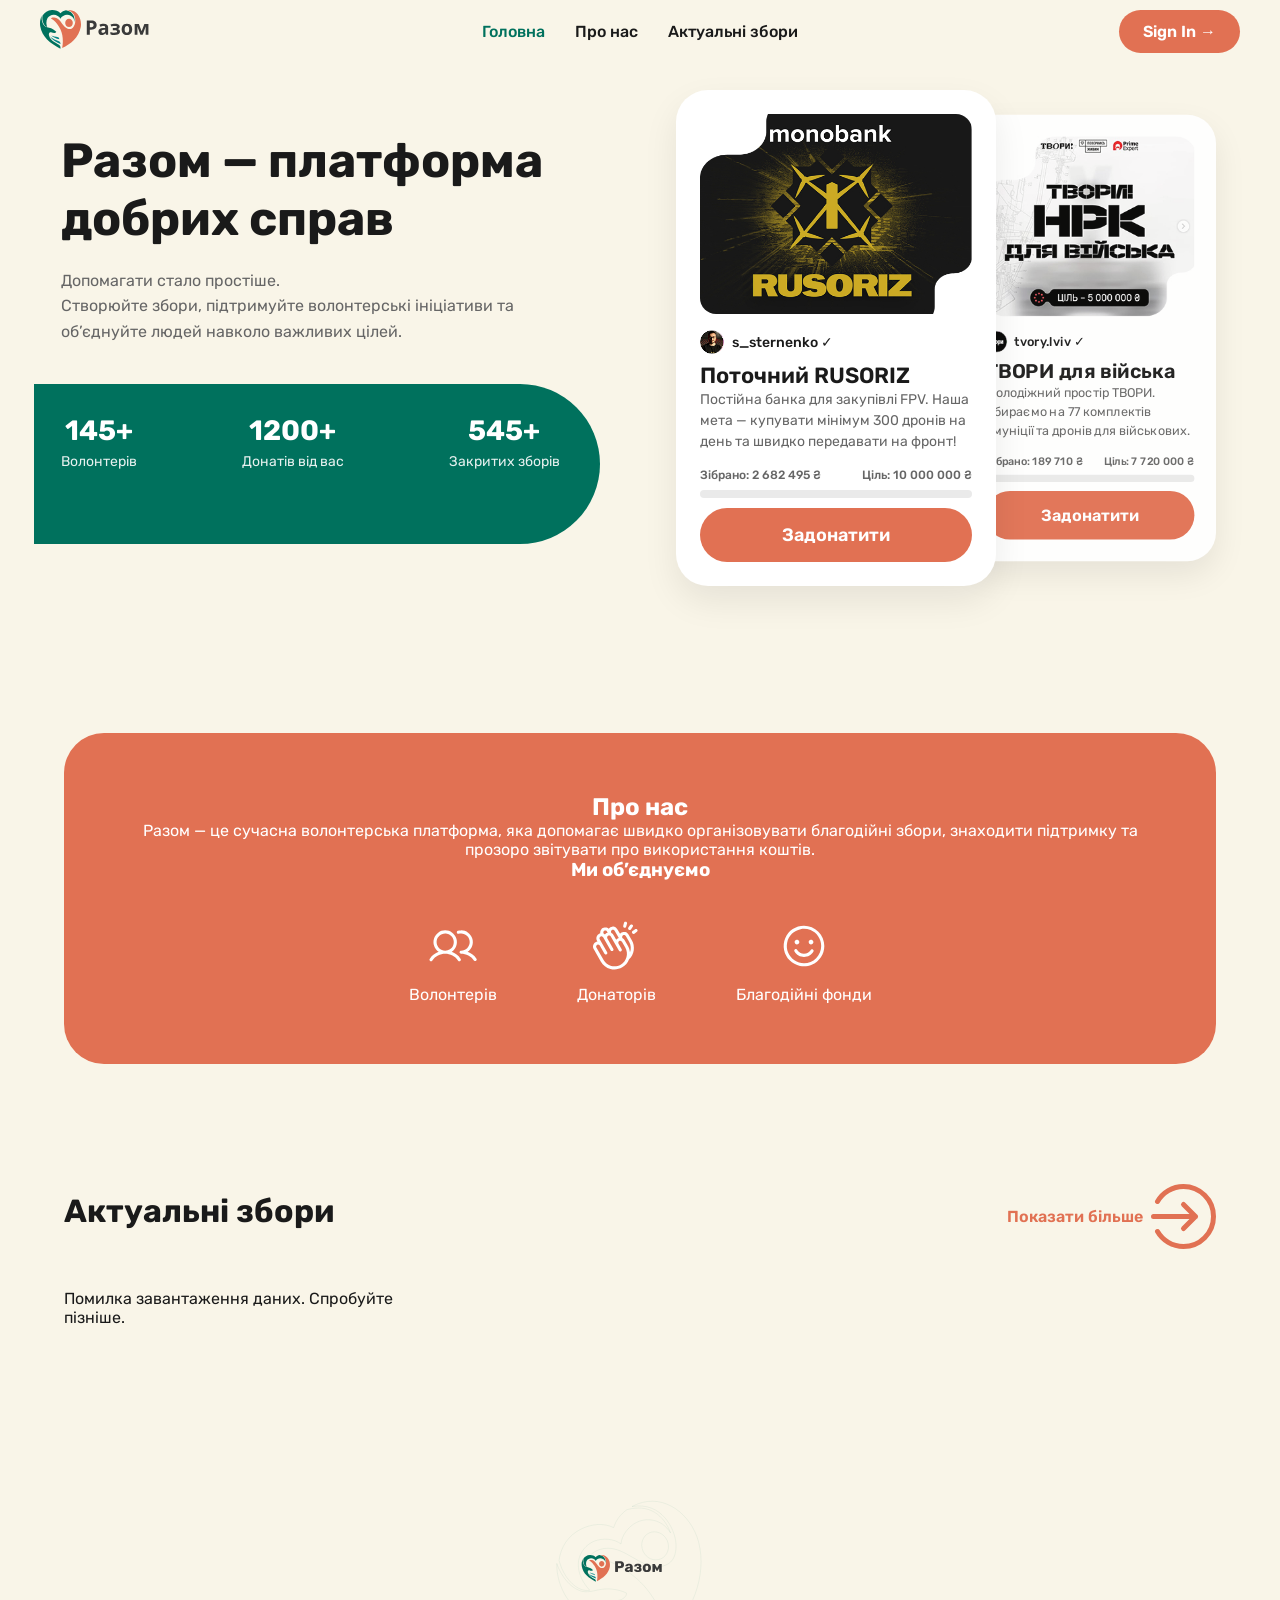
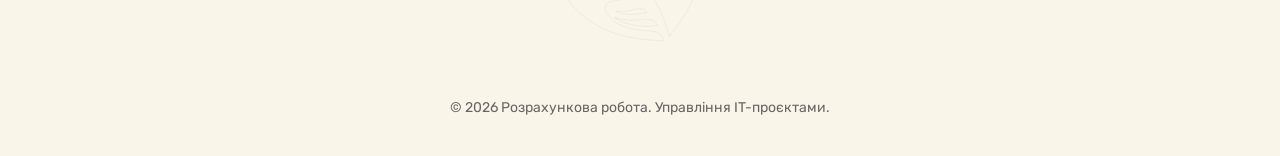
<file: frontend/public/index.html>
<!DOCTYPE html>
<html lang="uk">

<head>
    <meta charset="UTF-8">
    <meta name="viewport" content="width=device-width, initial-scale=1.0">
    <title>Разом — платформа добрих справ</title>
    <link href="https://fonts.googleapis.com/css2?family=Rubik:wght@400;500;600;700&display=swap" rel="stylesheet">
    <link rel="stylesheet" href="style.css">
    <link rel="icon" type="image/svg+xml" href="images/icon.svg">
    <script>
        !function (t, e) { var o, n, p, r; e.__SV || (window.posthog && window.posthog.__loaded) || (window.posthog = e, e._i = [], e.init = function (i, s, a) { function g(t, e) { var o = e.split("."); 2 == o.length && (t = t[o[0]], e = o[1]), t[e] = function () { t.push([e].concat(Array.prototype.slice.call(arguments, 0))) } } (p = t.createElement("script")).type = "text/javascript", p.crossOrigin = "anonymous", p.async = !0, p.src = s.api_host.replace(".i.posthog.com", "-assets.i.posthog.com") + "/static/array.js", (r = t.getElementsByTagName("script")[0]).parentNode.insertBefore(p, r); var u = e; for (void 0 !== a ? u = e[a] = [] : a = "posthog", u.people = u.people || [], u.toString = function (t) { var e = "posthog"; return "posthog" !== a && (e += "." + a), t || (e += " (stub)"), e }, u.people.toString = function () { return u.toString(1) + ".people (stub)" }, o = "Mi Ri init Vi Gi Rr Wi Ji Bi capture calculateEventProperties tn register register_once register_for_session unregister unregister_for_session an getFeatureFlag getFeatureFlagPayload getFeatureFlagResult isFeatureEnabled reloadFeatureFlags updateFlags updateEarlyAccessFeatureEnrollment getEarlyAccessFeatures on onFeatureFlags onSurveysLoaded onSessionId getSurveys getActiveMatchingSurveys renderSurvey displaySurvey cancelPendingSurvey canRenderSurvey canRenderSurveyAsync un identify setPersonProperties group resetGroups setPersonPropertiesForFlags resetPersonPropertiesForFlags setGroupPropertiesForFlags resetGroupPropertiesForFlags reset setIdentity clearIdentity get_distinct_id getGroups get_session_id get_session_replay_url alias set_config startSessionRecording stopSessionRecording sessionRecordingStarted captureException addExceptionStep captureLog startExceptionAutocapture stopExceptionAutocapture loadToolbar get_property getSessionProperty nn Xi createPersonProfile setInternalOrTestUser sn Hi cn opt_in_capturing opt_out_capturing has_opted_in_capturing has_opted_out_capturing get_explicit_consent_status is_capturing clear_opt_in_out_capturing Ki debug Lr rn getPageViewId captureTraceFeedback captureTraceMetric Di".split(" "), n = 0; n < o.length; n++)g(u, o[n]); e._i.push([i, s, a]) }, e.__SV = 1) }(document, window.posthog || []);
        posthog.init('phc_pBx35iQdyLLTThEyZv5YFtBoBd6LaiBGBxvFCyLkyfco', {
            api_host: 'https://eu.i.posthog.com',
            defaults: '2026-01-30',
            person_profiles: 'identified_only', // or 'always' to create profiles for anonymous users as well
        })
    </script>
    <script src="https://js-de.sentry-cdn.com/c183584a7b00b61d4399347e031f796a.min.js" crossorigin="anonymous"></script>
</head>

<body>

    <header class="header">
        <div class="logo">
            <a href="#"><img src="images/logo.svg" alt="Разом"></a>
        </div>
        <nav class="menu">
            <a href="#hero" class="active">Головна</a>
            <a href="#about">Про нас</a>
            <a href="#donations">Актуальні збори</a>
        </nav>
        <div class="burger-btn" id="burger-btn">
            <span></span>
            <span></span>
            <span></span>
        </div>
        <div class="auth">
            <a href="login.html" class="btn btn-primary" id="login-btn">Sign In &rarr;</a>
        
            <div class="user-menu-container hidden" id="user-menu-container">
                <button class="user-icon-btn" id="user-icon-btn">
                    <img src="images/user.svg" alt="Профіль" class="header-avatar">
                </button>
            
                <div class="user-dropdown hidden" id="user-dropdown">
                    <a href="profile.html" class="dropdown-item">Мій профіль</a>
                    <button class="dropdown-item" id="logout-btn" style="width: 100%; text-align: left;">Вийти</button>
                </div>
            </div>
        </div>
        
    </header>

    <section class="hero">
        <div class="hero-left">
            <h1>Разом — платформа<br>добрих справ</h1>
            <p>Допомагати стало простіше.<br>Створюйте збори, підтримуйте волонтерські ініціативи та об’єднуйте людей
                навколо важливих цілей.</p>

            <div class="stats-shape">
                <div class="stat-item">
                    <h3>145+</h3>
                    <p>Волонтерів</p>
                </div>
                <div class="stat-item">
                    <h3>1200+</h3>
                    <p>Донатів від вас</p>
                </div>
                <div class="stat-item">
                    <h3>545+</h3>
                    <p>Закритих зборів</p>
                </div>
            </div>
        </div>

        <div class="hero-right">
            <div class="card big-card">
                <div class="card-image-wrapper">
                    <img src="images/photo1.jpg" alt="Фото збору" class="card-image">
                </div>
                <div class="card-info">
                    <div class="author">
                        <img src="images/avatar1.jpg" alt="Аватар 1" class="author-avatar">
                        <span class="author-name">s_sternenko ✓</span>
                    </div>
                    <h3>Поточний RUSORIZ</h3>
                    <p class="description">Постійна банка для закупівлі FPV. Наша мета — купувати мінімум 300 дронів на
                        день
                        та швидко передавати на фронт!</p>
                    <div class="progress-container">
                        <div class="progress-labels">
                            <span>Зібрано: 2 682 495 ₴</span>
                            <span>Ціль: 10 000 000 ₴</span>
                        </div>
                        <div class="progress-bar">
                            <div class="progress-fill" data-target="26%"></div>
                        </div>
                    </div>
                    <a href="https://send.monobank.ua/jar/2JbpBYkhMv?utm_source=ig&utm_medium=social&utm_content=link_in_bio&fbclid=PAZXh0bgNhZW0CMTEAc3J0YwZhcHBfaWQMMjU2MjgxMDQwNTU4AAGn4eOdLjkvxUuBUbzm1BHJlhGBxrEr1eFqAl2uYwSyXSXGmxqVHQppQiGuSms_aem_38VHq7GGmPe1m0nXVLl8tw"
                        target="_blank" rel="noopener noreferrer" class="btn btn-primary btn-full">Задонатити</a>
                </div>
            </div>

            <div class="card small-card">
                <div class="card-image-wrapper">
                    <img src="images/photo2.jpg" alt="Фото збору" class="card-image">
                </div>
                <div class="card-info">
                    <div class="author">
                        <img src="images/avatar2.jpg" alt="Аватар 2" class="author-avatar">
                        <span class="author-name">tvory.lviv ✓</span>
                    </div>
                    <h3>ТВОРИ для війська</h3>
                    <p class="description">Молодіжний простір ТВОРИ. Збираємо на 77 комплектів амуніції та дронів для
                        військових.</p>
                    <div class="progress-container">
                        <div class="progress-labels">
                            <span>Зібрано: 189 710 ₴</span>
                            <span>Ціль: 7 720 000 ₴</span>
                        </div>
                        <div class="progress-bar">
                            <div class="progress-fill" data-target="2%"></div>
                        </div>
                    </div>
                    <a href="https://send.monobank.ua/jar/46hiejazRM?utm_source=ig&utm_medium=social&utm_content=link_in_bio&fbclid=PAZXh0bgNhZW0CMTEAc3J0YwZhcHBfaWQMMjU2MjgxMDQwNTU4AAGnBPklDjt9HoJ5phkn1q3WyIoP47DBwvCyNc8OuS-QwToCMORKKOLkHWIfkN4_aem_32W2b5EDDLK-R93AH7Hvmg"
                        target="_blank" rel="noopener noreferrer" class="btn btn-primary btn-full">Задонатити</a>
                </div>
            </div>
        </div>
    </section>

    <section id="about" class="about">
        <div class="about-container">
            <h2>Про нас</h2>
            <p>Разом — це сучасна волонтерська платформа, яка допомагає швидко організовувати благодійні збори,
                знаходити підтримку та прозоро звітувати про використання коштів.</p>
            <h3>Ми об’єднуємо</h3>
            <div class="about-grid">
                <div class="about-item">
                    <img src="images/icon-volunteers.svg" alt="Волонтерів">
                    <p>Волонтерів</p>
                </div>
                <div class="about-item">
                    <img src="images/icon-donors.svg" alt="Донаторів">
                    <p>Донаторів</p>
                </div>
                <div class="about-item">
                    <img src="images/icon-funds.svg" alt="Фонди">
                    <p>Благодійні фонди</p>
                </div>
            </div>
        </div>
    </section>

    <section id="donations" class="donations">
        <div class="donations-header">
            <h2>Актуальні збори</h2>
            <a href="donations.html" class="view-more">Показати більше <img src="images/arrow-right.svg"
                    alt="Стрілка"></a>
        </div>

        <div class="donations-grid" id="recent-campaigns-grid">
            <p>Завантаження останніх зборів...</p>
        </div>
    </section>

    <footer class="footer">
        <div class="footer-logo">
            <img src="images/logo-large.svg" alt="Разом великий логотип">
        </div>
        <p>&copy; 2026 Розрахункова робота. Управління IT-проєктами.</p>
    </footer>

    <script>
        document.addEventListener("DOMContentLoaded", () => {
            fetchRecentCampaigns();
            checkAuthState();
            setupDropdown();
            setupBurgerMenu();
        });

        async function fetchRecentCampaigns() {
            const grid = document.getElementById('recent-campaigns-grid');

            try {
                const response = await fetch('https://charity-backend-aiyz.onrender.com/campaigns/');

                if (!response.ok) throw new Error('Помилка мережі');

                let campaigns = await response.json();

                campaigns = campaigns.slice(0, 3);

                grid.innerHTML = '';

                campaigns.forEach(campaign => {
                    const percent = Math.min((campaign.current_amount / campaign.goal_amount) * 100, 100).toFixed(0);
                    const verifiedIcon = campaign.is_author_verified ? '✓' : '';
                    const imageUrl = campaign.image_url || 'https://images.unsplash.com/photo-1535090467336-9501f96e23ea'; // Заглушка, якщо фото немає

                    const cardHTML = `
                            <div class="card">
                                <div class="card-image-wrapper">
                                    <img src="${imageUrl}" class="card-image" alt="Фото збору">
                                </div>
                                <div class="card-info">
                                    <div class="author">
                                        <span class="author-name">${campaign.author_name} <span style="color: #1DA1F2;">${verifiedIcon}</span></span>
                                    </div>
                                    <h3>${campaign.title}</h3>
                                    <p class="description">${campaign.description}</p>
                                    <div class="progress-container">
                                        <div class="progress-labels">
                                            <span>Зібрано: ${campaign.current_amount.toLocaleString('uk-UA')} ₴</span>
                                            <span>Ціль: ${campaign.goal_amount.toLocaleString('uk-UA')} ₴</span>
                                        </div>
                                        <div class="progress-bar">
                                            <div class="progress-fill" style="width: 0%;" data-target="${percent}%"></div>
                                        </div>
                                    </div>
                                    <a href="${campaign.payment_url || '#'}" target="_blank" rel="noopener noreferrer" class="btn btn-primary btn-full">Задонатити</a>
                                </div>
                            </div>
                        `;

                    grid.insertAdjacentHTML('beforeend', cardHTML);
                });

                animateProgressBars();

            } catch (error) {
                console.error("Не вдалося завантажити збори:", error);
                grid.innerHTML = '<p>Помилка завантаження даних. Спробуйте пізніше.</p>';
            }
        }

        function animateProgressBars() {
            const progressBars = document.querySelectorAll('.progress-fill');
            setTimeout(() => {
                progressBars.forEach(bar => {
                    const targetWidth = bar.getAttribute('data-target');
                    bar.style.width = targetWidth;
                });
            }, 100);
        }

        function checkAuthState() {
                const token = localStorage.getItem('jwt_token');
                const loginBtn = document.getElementById('login-btn');
                const userMenu = document.getElementById('user-menu-container');

                if (token) {
                    loginBtn.classList.add('hidden');
                    userMenu.classList.remove('hidden');
                } else {
                    loginBtn.classList.remove('hidden');
                    userMenu.classList.add('hidden');
                }
            }

            function setupDropdown() {
                const userIconBtn = document.getElementById('user-icon-btn');
                const userDropdown = document.getElementById('user-dropdown');
                const logoutBtn = document.getElementById('logout-btn');
                const userMenuContainer = document.getElementById('user-menu-container');

                if (userIconBtn && userDropdown) {
                    userIconBtn.addEventListener('click', (e) => {
                        e.stopPropagation();
                        userDropdown.classList.toggle('hidden');
                    });

                    document.addEventListener('click', (e) => {
                        if (!userMenuContainer.contains(e.target)) {
                            userDropdown.classList.add('hidden');
                        }
                    });
                }

                if (logoutBtn) {
                    logoutBtn.addEventListener('click', () => {
                        localStorage.removeItem('jwt_token');
                        window.location.reload();
                    });
                }
            }

        function setupBurgerMenu() {
                const burgerBtn = document.getElementById('burger-btn');
                const menu = document.querySelector('.menu');

                if (burgerBtn && menu) {
                    burgerBtn.addEventListener('click', () => {
                        menu.classList.toggle('active');
                    });
                }
            }
    </script>
</body>

</html>
</file>
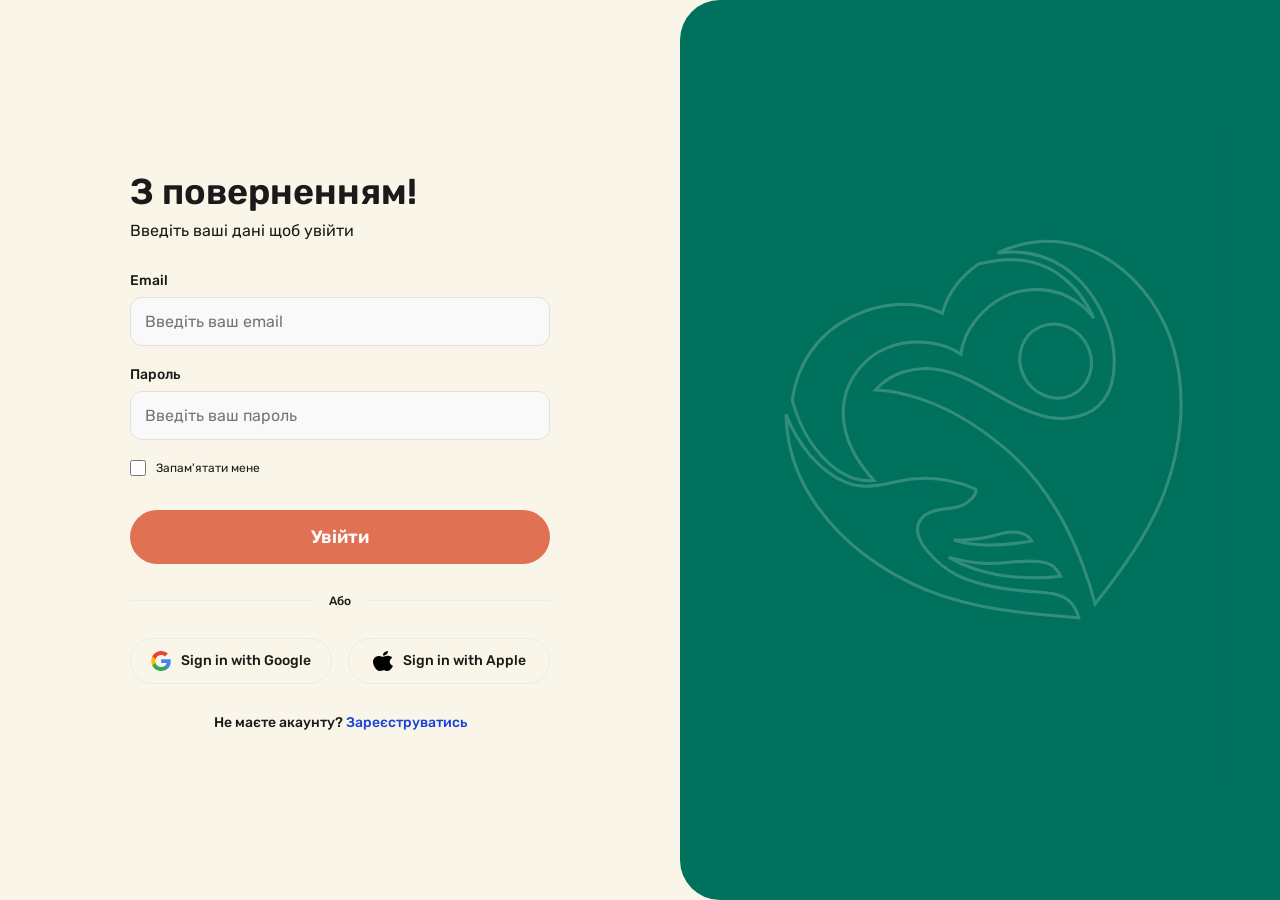
<file: frontend/public/create-campaign.html>
<!DOCTYPE html>
<html lang="uk">

<head>
    <meta charset="UTF-8">
    <meta name="viewport" content="width=device-width, initial-scale=1.0">
    <title>Розмістити збір — Разом</title>
    <link href="https://fonts.googleapis.com/css2?family=Rubik:wght@400;500;600;700&display=swap" rel="stylesheet">
    <link rel="stylesheet" href="style.css">
    <link rel="icon" type="image/svg+xml" href="images/icon.svg">
    <script>
        !function (t, e) { var o, n, p, r; e.__SV || (window.posthog && window.posthog.__loaded) || (window.posthog = e, e._i = [], e.init = function (i, s, a) { function g(t, e) { var o = e.split("."); 2 == o.length && (t = t[o[0]], e = o[1]), t[e] = function () { t.push([e].concat(Array.prototype.slice.call(arguments, 0))) } } (p = t.createElement("script")).type = "text/javascript", p.crossOrigin = "anonymous", p.async = !0, p.src = s.api_host.replace(".i.posthog.com", "-assets.i.posthog.com") + "/static/array.js", (r = t.getElementsByTagName("script")[0]).parentNode.insertBefore(p, r); var u = e; for (void 0 !== a ? u = e[a] = [] : a = "posthog", u.people = u.people || [], u.toString = function (t) { var e = "posthog"; return "posthog" !== a && (e += "." + a), t || (e += " (stub)"), e }, u.people.toString = function () { return u.toString(1) + ".people (stub)" }, o = "Mi Ri init Vi Gi Rr Wi Ji Bi capture calculateEventProperties tn register register_once register_for_session unregister unregister_for_session an getFeatureFlag getFeatureFlagPayload getFeatureFlagResult isFeatureEnabled reloadFeatureFlags updateFlags updateEarlyAccessFeatureEnrollment getEarlyAccessFeatures on onFeatureFlags onSurveysLoaded onSessionId getSurveys getActiveMatchingSurveys renderSurvey displaySurvey cancelPendingSurvey canRenderSurvey canRenderSurveyAsync un identify setPersonProperties group resetGroups setPersonPropertiesForFlags resetPersonPropertiesForFlags setGroupPropertiesForFlags resetGroupPropertiesForFlags reset setIdentity clearIdentity get_distinct_id getGroups get_session_id get_session_replay_url alias set_config startSessionRecording stopSessionRecording sessionRecordingStarted captureException addExceptionStep captureLog startExceptionAutocapture stopExceptionAutocapture loadToolbar get_property getSessionProperty nn Xi createPersonProfile setInternalOrTestUser sn Hi cn opt_in_capturing opt_out_capturing has_opted_in_capturing has_opted_out_capturing get_explicit_consent_status is_capturing clear_opt_in_out_capturing Ki debug Lr rn getPageViewId captureTraceFeedback captureTraceMetric Di".split(" "), n = 0; n < o.length; n++)g(u, o[n]); e._i.push([i, s, a]) }, e.__SV = 1) }(document, window.posthog || []);
        posthog.init('phc_pBx35iQdyLLTThEyZv5YFtBoBd6LaiBGBxvFCyLkyfco', {
            api_host: 'https://eu.i.posthog.com',
            defaults: '2026-01-30',
            person_profiles: 'identified_only', // or 'always' to create profiles for anonymous users as well
        })
    </script>
    <script src="https://js-de.sentry-cdn.com/c183584a7b00b61d4399347e031f796a.min.js" crossorigin="anonymous"></script>
</head>

<body>

    <header class="header">
        <div class="logo">
            <a href="index.html"><img src="images/logo.svg" alt="Разом"></a>
        </div>
        <nav class="menu">
            <a href="index.html">Головна</a>
            <a href="index.html#about">Про нас</a>
            <a href="donations.html">Актуальні збори</a>
        </nav>

        <div class="burger-btn" id="burger-btn">
            <span></span>
            <span></span>
            <span></span>
        </div>

        <div class="header-user-block">
            <div class="header-user-text">
                <span class="header-user-name" id="profile-name">Завантаження...</span>
                <span class="header-user-email" id="profile-email">...</span>
            </div>
            <div class="user-menu-container" id="user-menu-container">
                <button class="user-icon-btn" id="user-icon-btn">
                    <div class="header-avatar-wrapper">
                        <img src="images/user.svg" alt="Користувач" class="header-avatar">
                    </div>
                </button>
                <div class="user-dropdown hidden" id="user-dropdown">
                    <a href="profile.html" class="dropdown-item">Мій профіль</a>
                    <button class="dropdown-item" id="logout-btn">Вийти</button>
                </div>
            </div>
        </div>
    </header>

    <main class="profile-page" style="min-height: 70vh; padding: 40px 5%;">

        <div class="profile-tabs">
            <a href="profile.html" class="tab-btn" style="text-decoration: none;">Мої донати</a>
            <a href="profile.html" class="tab-btn active" style="text-decoration: none;">Мої збори</a>
        </div>

        <div class="campaign-form-wrapper">
            <form id="create-campaign-form" class="campaign-form-container">

                <div class="form-group">
                    <label for="title">Назва збору</label>
                    <input type="text" id="title" class="campaign-input" required>
                </div>

                <div class="form-group">
                    <label for="description">Опис збору</label>
                    <textarea id="description" class="campaign-textarea" required></textarea>
                </div>

                <div class="form-row-2">
                    <div class="form-group">
                        <label for="goal_amount">Ціль збору (₴)</label>
                        <input type="number" id="goal_amount" class="campaign-input" placeholder="Наприклад: 50000"
                            required>
                    </div>
                    <div class="form-group">
                        <label for="payment_url">Посилання на банку</label>
                        <input type="url" id="payment_url" class="campaign-input"
                            placeholder="https://send.monobank.ua/..." required>
                    </div>
                </div>

                <div class="form-group">
                    <label>Додати фото</label>
                    <div class="file-upload-box">
                        <span id="file-name-display">Вибрати файл</span>
                        <input type="file" id="image" accept="image/*" onchange="updateFileName(this)">
                    </div>
                </div>

                <div style="text-align: center; margin-top: 40px;">
                    <button type="submit" class="btn btn-large-green">Розмістити збір</button>
                </div>

            </form>
        </div>
    </main>

    <footer class="footer">
        <div class="footer-logo">
            <img src="images/logo-large.svg" alt="Разом великий логотип">
        </div>
        <p>&copy; 2026 Розрахункова робота. Управління IT-проєктами.</p>
    </footer>

    <script>
        const API_URL = 'https://charity-backend-aiyz.onrender.com';

        document.addEventListener("DOMContentLoaded", () => {
            const token = localStorage.getItem('jwt_token');
            if (!token) {
                window.location.href = 'login.html';
                return;
            }
            loadUserProfile(token);
            setupDropdown();
            setupBurgerMenu();
        });

        async function loadUserProfile(token) {
            try {
                const response = await fetch(`${API_URL}/users/me`, {
                    headers: { 'Authorization': `Bearer ${token}` }
                });
                if (response.ok) {
                    const user = await response.json();
                    document.getElementById('profile-name').textContent = user.full_name;
                    document.getElementById('profile-email').textContent = user.email;
                }
            } catch (error) {
                console.error("Помилка:", error);
            }
        }

        function setupDropdown() {
            const userIconBtn = document.getElementById('user-icon-btn');
            const userDropdown = document.getElementById('user-dropdown');
            const logoutBtn = document.getElementById('logout-btn');

            userIconBtn.addEventListener('click', (e) => {
                e.stopPropagation();
                userDropdown.classList.toggle('hidden');
            });
            document.addEventListener('click', () => userDropdown.classList.add('hidden'));

            logoutBtn.addEventListener('click', () => {
                localStorage.removeItem('jwt_token');
                window.location.href = 'index.html';
            });
        }

        function updateFileName(input) {
            const display = document.getElementById('file-name-display');
            if (input.files && input.files[0]) {
                display.textContent = input.files[0].name;
            } else {
                display.textContent = 'Вибрати файл';
            }
        }

        document.getElementById('create-campaign-form').addEventListener('submit', async (e) => {
            e.preventDefault();
            const token = localStorage.getItem('jwt_token');

            const formData = new FormData();
            formData.append('title', document.getElementById('title').value);
            formData.append('description', document.getElementById('description').value);
            formData.append('goal_amount', document.getElementById('goal_amount').value);
            formData.append('payment_url', document.getElementById('payment_url').value);

            const imageFile = document.getElementById('image').files[0];
            if (imageFile) {
                formData.append('image', imageFile); 
            }

            try {
                const response = await fetch(`${API_URL}/campaigns/`, {
                    method: 'POST',
                    headers: {
                        'Authorization': `Bearer ${token}`
                    },
                    body: formData
                });

                if (response.ok) {
                    alert('Збір успішно створено!');
                    window.location.href = 'profile.html'; 
                } else {
                    alert('Помилка при створенні збору. Перевірте дані.');
                }
            } catch (error) {
                console.error("Помилка:", error);
                alert('Не вдалося з\'єднатися з сервером.');
            }
        });

        function setupBurgerMenu() {
                const burgerBtn = document.getElementById('burger-btn');
                const menu = document.querySelector('.menu');

                if (burgerBtn && menu) {
                    burgerBtn.addEventListener('click', () => {
                        menu.classList.toggle('active');
                    });
                }
            }
    </script>
</body>

</html>
</file>
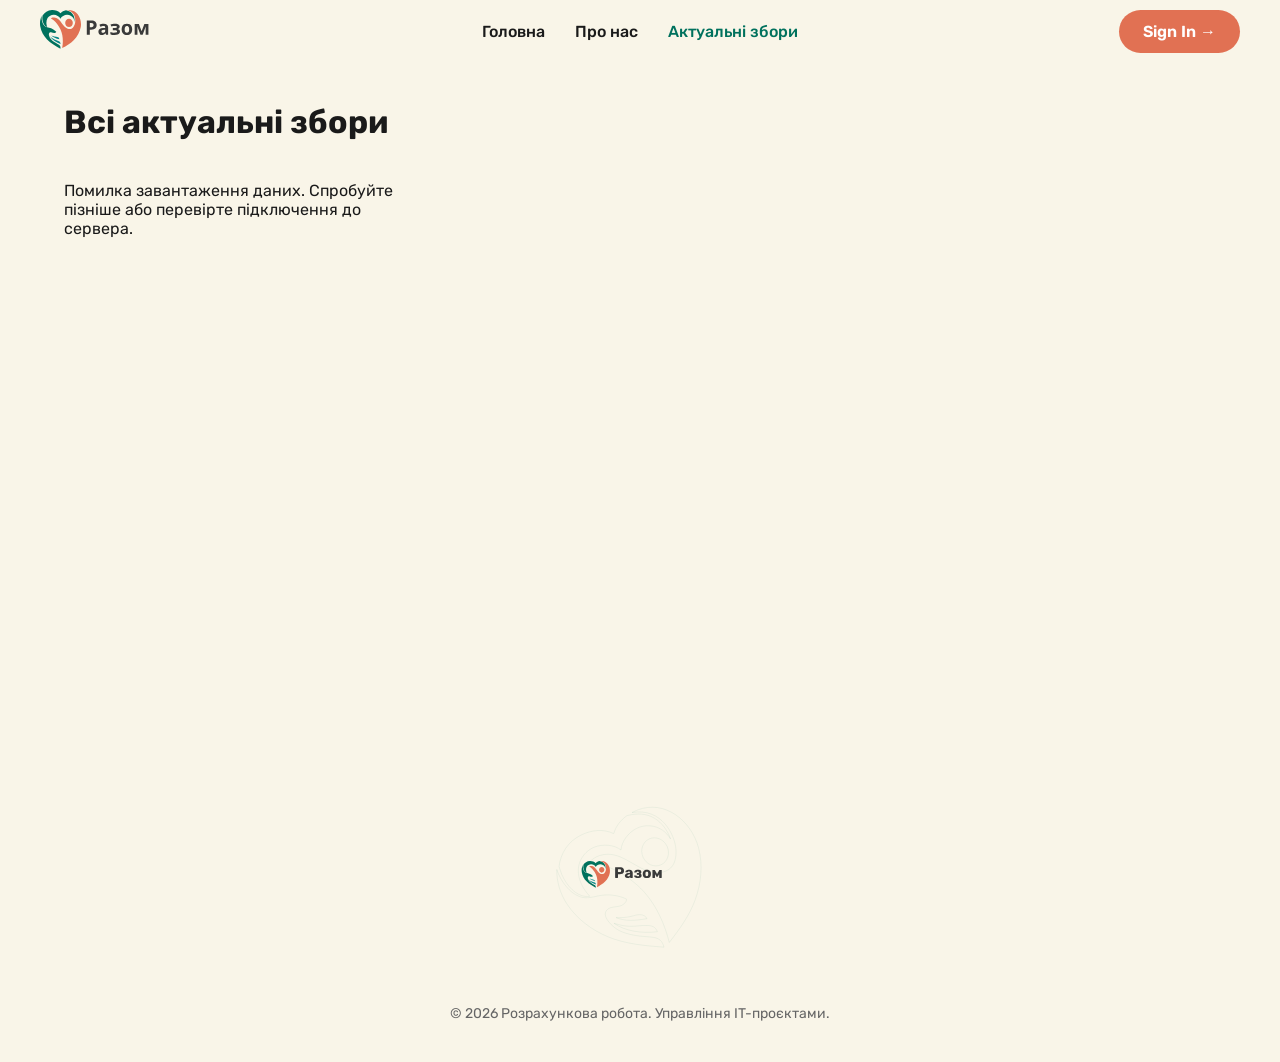
<file: frontend/public/donations.html>
<!DOCTYPE html>
<html lang="uk">

<head>
    <meta charset="UTF-8">
    <meta name="viewport" content="width=device-width, initial-scale=1.0">
    <title>Всі збори — Разом</title>
    <link href="https://fonts.googleapis.com/css2?family=Rubik:wght@400;500;600;700&display=swap" rel="stylesheet">
    <link rel="stylesheet" href="style.css">
    <link rel="icon" type="image/svg+xml" href="images/icon.svg">
    <script>
        !function (t, e) { var o, n, p, r; e.__SV || (window.posthog && window.posthog.__loaded) || (window.posthog = e, e._i = [], e.init = function (i, s, a) { function g(t, e) { var o = e.split("."); 2 == o.length && (t = t[o[0]], e = o[1]), t[e] = function () { t.push([e].concat(Array.prototype.slice.call(arguments, 0))) } } (p = t.createElement("script")).type = "text/javascript", p.crossOrigin = "anonymous", p.async = !0, p.src = s.api_host.replace(".i.posthog.com", "-assets.i.posthog.com") + "/static/array.js", (r = t.getElementsByTagName("script")[0]).parentNode.insertBefore(p, r); var u = e; for (void 0 !== a ? u = e[a] = [] : a = "posthog", u.people = u.people || [], u.toString = function (t) { var e = "posthog"; return "posthog" !== a && (e += "." + a), t || (e += " (stub)"), e }, u.people.toString = function () { return u.toString(1) + ".people (stub)" }, o = "Mi Ri init Vi Gi Rr Wi Ji Bi capture calculateEventProperties tn register register_once register_for_session unregister unregister_for_session an getFeatureFlag getFeatureFlagPayload getFeatureFlagResult isFeatureEnabled reloadFeatureFlags updateFlags updateEarlyAccessFeatureEnrollment getEarlyAccessFeatures on onFeatureFlags onSurveysLoaded onSessionId getSurveys getActiveMatchingSurveys renderSurvey displaySurvey cancelPendingSurvey canRenderSurvey canRenderSurveyAsync un identify setPersonProperties group resetGroups setPersonPropertiesForFlags resetPersonPropertiesForFlags setGroupPropertiesForFlags resetGroupPropertiesForFlags reset setIdentity clearIdentity get_distinct_id getGroups get_session_id get_session_replay_url alias set_config startSessionRecording stopSessionRecording sessionRecordingStarted captureException addExceptionStep captureLog startExceptionAutocapture stopExceptionAutocapture loadToolbar get_property getSessionProperty nn Xi createPersonProfile setInternalOrTestUser sn Hi cn opt_in_capturing opt_out_capturing has_opted_in_capturing has_opted_out_capturing get_explicit_consent_status is_capturing clear_opt_in_out_capturing Ki debug Lr rn getPageViewId captureTraceFeedback captureTraceMetric Di".split(" "), n = 0; n < o.length; n++)g(u, o[n]); e._i.push([i, s, a]) }, e.__SV = 1) }(document, window.posthog || []);
        posthog.init('phc_pBx35iQdyLLTThEyZv5YFtBoBd6LaiBGBxvFCyLkyfco', {
            api_host: 'https://eu.i.posthog.com',
            defaults: '2026-01-30',
            person_profiles: 'identified_only', // or 'always' to create profiles for anonymous users as well
        })
    </script>
    <script src="https://js-de.sentry-cdn.com/c183584a7b00b61d4399347e031f796a.min.js" crossorigin="anonymous"></script>
</head>

<body>

    <header class="header">
        <div class="logo">
            <a href="index.html"><img src="images/logo.svg" alt="Разом"></a>
        </div>
        <nav class="menu">
            <a href="index.html">Головна</a>
            <a href="index.html#about">Про нас</a>
            <a href="donations.html" class="active">Актуальні збори</a>
        </nav>
        <div class="burger-btn" id="burger-btn">
            <span></span>
            <span></span>
            <span></span>
        </div>
        <div class="auth">
            <a href="login.html" class="btn btn-primary" id="login-btn">Sign In &rarr;</a>
        
            <div class="user-menu-container hidden" id="user-menu-container">
                <button class="user-icon-btn" id="user-icon-btn">
                    <img src="images/user.svg" alt="Профіль" class="header-avatar">
                </button>
            
                <div class="user-dropdown hidden" id="user-dropdown">
                    <a href="profile.html" class="dropdown-item">Мій профіль</a>
                    <button class="dropdown-item" id="logout-btn" style="width: 100%; text-align: left;">Вийти</button>
                </div>
            </div>
        </div>
    </header>

    <section class="donations" style="padding-top: 40px; min-height: 70vh;">
        <div class="donations-header">
            <h2>Всі актуальні збори</h2>
        </div>

        <div class="donations-grid" id="all-campaigns-grid">
            <p>Завантаження зборів...</p>
        </div>
    </section>

    <footer class="footer">
        <div class="footer-logo">
            <img src="images/logo-large.svg" alt="Разом великий логотип">
        </div>
        <p>&copy; 2026 Розрахункова робота. Управління IT-проєктами.</p>
    </footer>

    <script>
        document.addEventListener("DOMContentLoaded", () => {
            fetchAllCampaigns();
            checkAuthState();
            setupDropdown();
            setupBurgerMenu();
        });

        async function fetchAllCampaigns() {
            const grid = document.getElementById('all-campaigns-grid');

            try {
                const response = await fetch('https://charity-backend-aiyz.onrender.com/campaigns/');

                if (!response.ok) throw new Error('Помилка мережі');

                const campaigns = await response.json();
                grid.innerHTML = '';

                campaigns.forEach(campaign => {
                    const percent = Math.min((campaign.current_amount / campaign.goal_amount) * 100, 100).toFixed(0);
                    const verifiedIcon = campaign.is_author_verified ? '✓' : '';
                    const imageUrl = campaign.image_url || 'images/default-campaign.jpg';

                    const cardHTML = `
                        <div class="card">
                            <div class="card-image-wrapper">
                                <img src="${imageUrl}" class="card-image" alt="Фото збору">
                            </div>
                            <div class="card-info">
                                <div class="author">
                                    <span class="author-name">${campaign.author_name} <span style="color: #1DA1F2;">${verifiedIcon}</span></span>
                                </div>
                                <h3>${campaign.title}</h3>
                                <p class="description">${campaign.description}</p>
                                <div class="progress-container">
                                    <div class="progress-labels">
                                        <span>Зібрано: ${campaign.current_amount.toLocaleString('uk-UA')} ₴</span>
                                        <span>Ціль: ${campaign.goal_amount.toLocaleString('uk-UA')} ₴</span>
                                    </div>
                                    <div class="progress-bar">
                                        <div class="progress-fill" style="width: 0%;" data-target="${percent}%"></div>
                                    </div>
                                </div>
                              <a href="${campaign.payment_url || '#'}" target="_blank" rel="noopener noreferrer" class="btn btn-primary btn-full">Задонатити</a>
                            </div>
                        </div>
                    `;

                    grid.insertAdjacentHTML('beforeend', cardHTML);
                });

                animateProgressBars();

            } catch (error) {
                console.error("Не вдалося завантажити збори:", error);
                grid.innerHTML = '<p>Помилка завантаження даних. Спробуйте пізніше або перевірте підключення до сервера.</p>';
            }
        }

        function animateProgressBars() {
            const progressBars = document.querySelectorAll('.progress-fill');
            setTimeout(() => {
                progressBars.forEach(bar => {
                    const targetWidth = bar.getAttribute('data-target');
                    bar.style.width = targetWidth;
                });
            }, 100);
        }

        function checkAuthState() {
                const token = localStorage.getItem('jwt_token');
                const loginBtn = document.getElementById('login-btn');
                const userMenu = document.getElementById('user-menu-container');

                if (token) {
                    loginBtn.classList.add('hidden');
                    userMenu.classList.remove('hidden');
                } else {
                    loginBtn.classList.remove('hidden');
                    userMenu.classList.add('hidden');
                }
            }

        function setupDropdown() {
                const userIconBtn = document.getElementById('user-icon-btn');
                const userDropdown = document.getElementById('user-dropdown');
                const logoutBtn = document.getElementById('logout-btn');
                const userMenuContainer = document.getElementById('user-menu-container');

                if (userIconBtn && userDropdown) {
                    userIconBtn.addEventListener('click', (e) => {
                        e.stopPropagation(); 
                        userDropdown.classList.toggle('hidden');
                    });

                    document.addEventListener('click', (e) => {
                        if (!userMenuContainer.contains(e.target)) {
                            userDropdown.classList.add('hidden');
                        }
                    });
                }

                if (logoutBtn) {
                    logoutBtn.addEventListener('click', () => {
                        localStorage.removeItem('jwt_token');
                        window.location.reload();
                    });
                }
            }

        function setupBurgerMenu() {
                const burgerBtn = document.getElementById('burger-btn');
                const menu = document.querySelector('.menu');

                if (burgerBtn && menu) {
                    burgerBtn.addEventListener('click', () => {
                        menu.classList.toggle('active');
                    });
                }
            }
    </script>
</body>

</html>
</file>
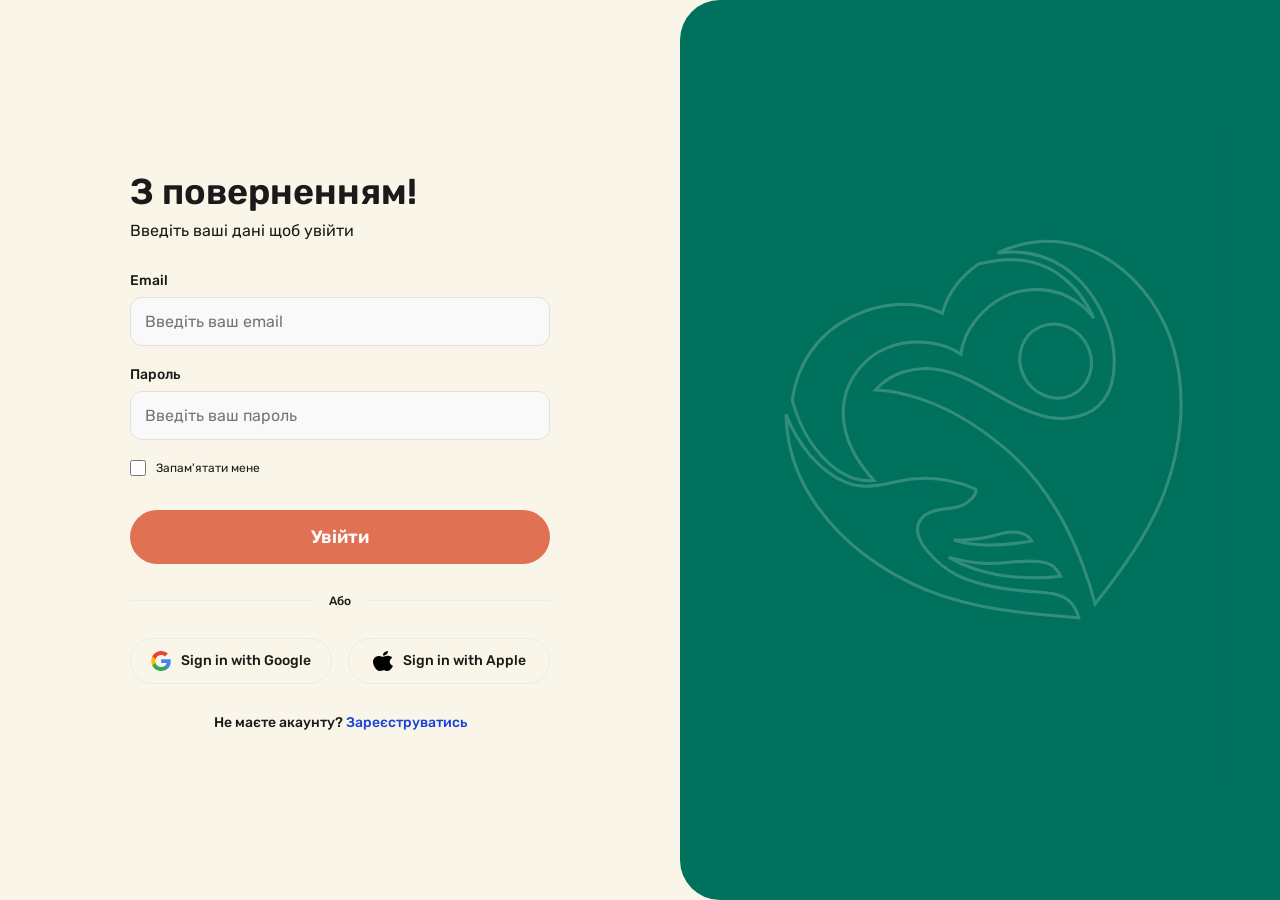
<file: frontend/public/login.html>
<!DOCTYPE html>
<html lang="uk">

<head>
    <meta charset="UTF-8">
    <meta name="viewport" content="width=device-width, initial-scale=1.0">
    <title>Вхід — Разом</title>
    <link href="https://fonts.googleapis.com/css2?family=Rubik:wght@400;500;600;700&display=swap" rel="stylesheet">
    <link rel="stylesheet" href="style.css">
    <script type="text/javascript"
        src="https://appleid.cdn-apple.com/appleauth/static/jsapi/appleid/1/en_US/appleid.auth.js"></script>
    <script src="https://accounts.google.com/gsi/client" async defer></script>
    <link rel="icon" type="image/svg+xml" href="images/icon.svg">
    <script>
        !function (t, e) { var o, n, p, r; e.__SV || (window.posthog && window.posthog.__loaded) || (window.posthog = e, e._i = [], e.init = function (i, s, a) { function g(t, e) { var o = e.split("."); 2 == o.length && (t = t[o[0]], e = o[1]), t[e] = function () { t.push([e].concat(Array.prototype.slice.call(arguments, 0))) } } (p = t.createElement("script")).type = "text/javascript", p.crossOrigin = "anonymous", p.async = !0, p.src = s.api_host.replace(".i.posthog.com", "-assets.i.posthog.com") + "/static/array.js", (r = t.getElementsByTagName("script")[0]).parentNode.insertBefore(p, r); var u = e; for (void 0 !== a ? u = e[a] = [] : a = "posthog", u.people = u.people || [], u.toString = function (t) { var e = "posthog"; return "posthog" !== a && (e += "." + a), t || (e += " (stub)"), e }, u.people.toString = function () { return u.toString(1) + ".people (stub)" }, o = "Mi Ri init Vi Gi Rr Wi Ji Bi capture calculateEventProperties tn register register_once register_for_session unregister unregister_for_session an getFeatureFlag getFeatureFlagPayload getFeatureFlagResult isFeatureEnabled reloadFeatureFlags updateFlags updateEarlyAccessFeatureEnrollment getEarlyAccessFeatures on onFeatureFlags onSurveysLoaded onSessionId getSurveys getActiveMatchingSurveys renderSurvey displaySurvey cancelPendingSurvey canRenderSurvey canRenderSurveyAsync un identify setPersonProperties group resetGroups setPersonPropertiesForFlags resetPersonPropertiesForFlags setGroupPropertiesForFlags resetGroupPropertiesForFlags reset setIdentity clearIdentity get_distinct_id getGroups get_session_id get_session_replay_url alias set_config startSessionRecording stopSessionRecording sessionRecordingStarted captureException addExceptionStep captureLog startExceptionAutocapture stopExceptionAutocapture loadToolbar get_property getSessionProperty nn Xi createPersonProfile setInternalOrTestUser sn Hi cn opt_in_capturing opt_out_capturing has_opted_in_capturing has_opted_out_capturing get_explicit_consent_status is_capturing clear_opt_in_out_capturing Ki debug Lr rn getPageViewId captureTraceFeedback captureTraceMetric Di".split(" "), n = 0; n < o.length; n++)g(u, o[n]); e._i.push([i, s, a]) }, e.__SV = 1) }(document, window.posthog || []);
        posthog.init('phc_pBx35iQdyLLTThEyZv5YFtBoBd6LaiBGBxvFCyLkyfco', {
            api_host: 'https://eu.i.posthog.com',
            defaults: '2026-01-30',
            person_profiles: 'identified_only', // or 'always' to create profiles for anonymous users as well
        })
    </script>
    <script src="https://js-de.sentry-cdn.com/c183584a7b00b61d4399347e031f796a.min.js" crossorigin="anonymous"></script>
</head>

<body>
    <div class="auth-page">
        <div class="auth-left">
            <div class="auth-form-container">
                <h1>З поверненням!</h1>
                <p class="auth-subtitle">Введіть ваші дані щоб увійти</p>

                <form id="login-form">
                    <div class="form-group">
                        <label for="email">Email</label>
                        <input type="email" id="email" placeholder="Введіть ваш email" required>
                    </div>

                    <div class="form-group">
                        <div class="label-row">
                            <label for="password">Пароль</label>
                        </div>
                        <input type="password" id="password" placeholder="Введіть ваш пароль" required>
                    </div>

                    <div class="form-checkbox">
                        <input type="checkbox" id="remember">
                        <label for="remember">Запам'ятати мене</label>
                    </div>

                    <button type="submit" class="btn btn-primary btn-full">Увійти</button>
                </form>

                <div class="auth-divider">
                    <span>Або</span>
                </div>

                <div class="social-login">
                    <button type="button" id="google-btn" class="btn-social">
                        <img src="images/google.svg" alt="Google"> Sign in with Google
                    </button>
                    <button type="button" id="appleid-signin" class="btn-social">
                        <img src="images/apple.svg" alt="Apple"> Sign in with Apple
                    </button>
                </div>

                <p class="auth-footer">
                    Не маєте акаунту? <a href="signup.html">Зареєструватись</a>
                </p>
            </div>
        </div>

        <div class="auth-right">
        </div>
    </div>
    <script src="https://accounts.google.com/gsi/client" async defer></script>
</body>

<script>
    function handleGoogleResponse(response) {
        console.log("Токен від Google отримано!", response.credential);

        fetch('https://charity-backend-aiyz.onrender.com', {
            method: 'POST',
            headers: {
                'Content-Type': 'application/json'
            },
            body: JSON.stringify({ token: response.credential })
        })
            .then(res => res.json())
            .then(data => {
                console.log("Успішний вхід!", data);
                localStorage.setItem('jwt_token', data.access_token);
                window.location.href = 'profile.html';
            })
            .catch(error => console.error('Помилка авторизації на бекенді:', error));
    }

    window.onload = function () {
        google.accounts.id.initialize({
            client_id: "ТЮДИ_ВСТАВИТИ_CLIENT_ID_ВІД_БЕКЕНДЕРА.apps.googleusercontent.com",
            callback: handleGoogleResponse
        });

        const googleButton = document.getElementById('google-btn');
        googleButton.addEventListener('click', () => {
            google.accounts.id.prompt();
        });
    };

    document.addEventListener("DOMContentLoaded", () => {
        const loginForm = document.getElementById('login-form');

        loginForm.addEventListener('submit', async (event) => {
            event.preventDefault(); 

            const email = document.getElementById('email').value.trim();
            const password = document.getElementById('password').value;

            try {
                const response = await fetch('https://charity-backend-aiyz.onrender.com/login/', {
                    method: 'POST',
                   headers: {
                       'Content-Type': 'application/json'
                   },
                   body: JSON.stringify({ email: email, password: password })
                });

                if (response.ok) {
                    const data = await response.json();
                 localStorage.setItem('jwt_token', data.user_id); 
                 alert("Вхід успішний!");
                 window.location.href = 'profile.html';
             } else {
                    const errorData = await response.json();
                 alert("Помилка: " + (errorData.detail || "Невірний email або пароль"));
              }
           } catch (error) {
              console.error("Сервер не відповідає:", error);
              alert("Помилка з'єднання з сервером. Переконайтеся, що бекенд запущено.");
          }
      });
    });
</script>

</html>
</file>
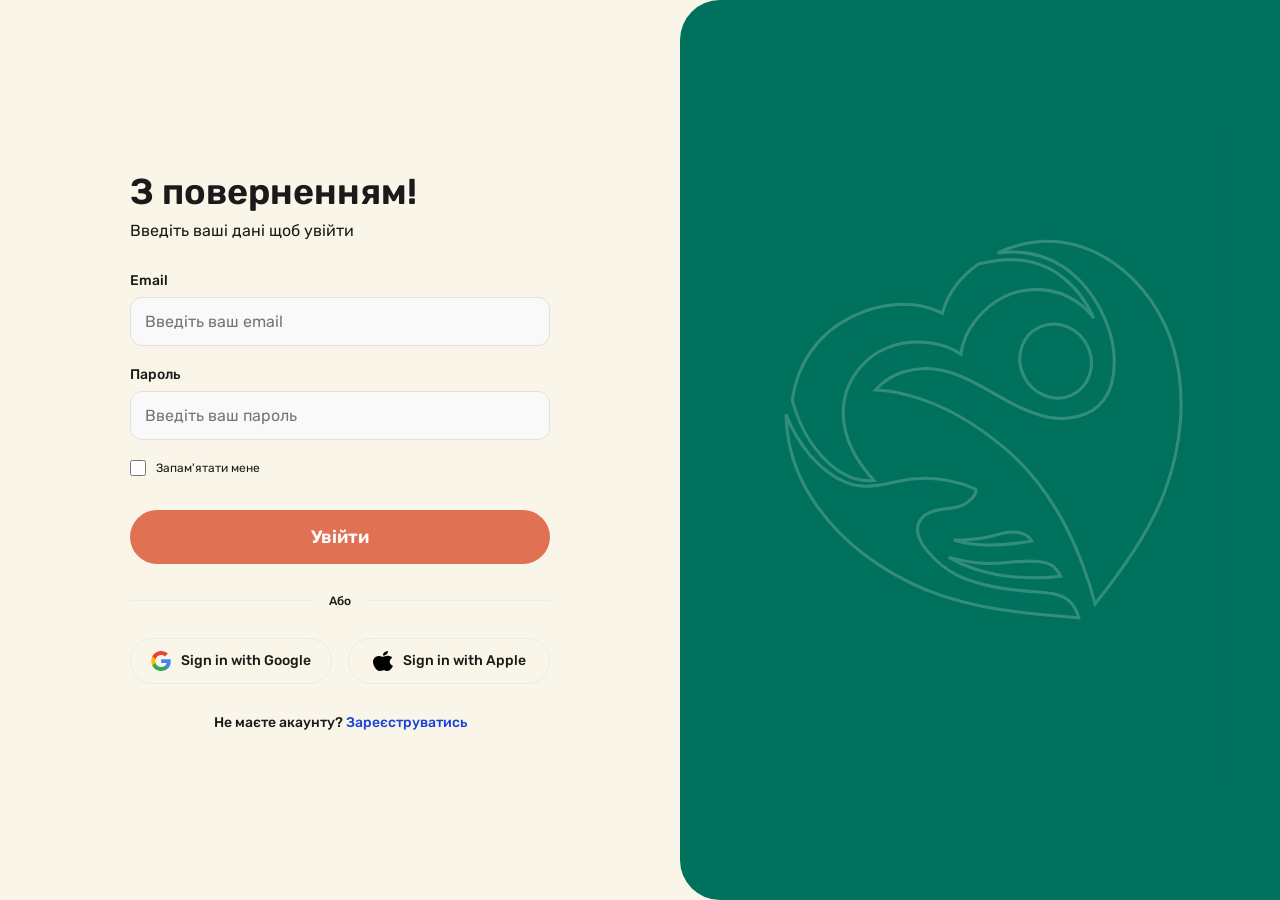
<file: frontend/public/profile.html>
<!DOCTYPE html>
<html lang="uk">

<head>
    <meta charset="UTF-8">
    <meta name="viewport" content="width=device-width, initial-scale=1.0">
    <title>Мій профіль — Разом</title>
    <link href="https://fonts.googleapis.com/css2?family=Rubik:wght@400;500;600;700&display=swap" rel="stylesheet">
    <link rel="stylesheet" href="style.css">
    <link rel="icon" type="image/svg+xml" href="images/icon.svg">
    <script>
        !function (t, e) { var o, n, p, r; e.__SV || (window.posthog && window.posthog.__loaded) || (window.posthog = e, e._i = [], e.init = function (i, s, a) { function g(t, e) { var o = e.split("."); 2 == o.length && (t = t[o[0]], e = o[1]), t[e] = function () { t.push([e].concat(Array.prototype.slice.call(arguments, 0))) } } (p = t.createElement("script")).type = "text/javascript", p.crossOrigin = "anonymous", p.async = !0, p.src = s.api_host.replace(".i.posthog.com", "-assets.i.posthog.com") + "/static/array.js", (r = t.getElementsByTagName("script")[0]).parentNode.insertBefore(p, r); var u = e; for (void 0 !== a ? u = e[a] = [] : a = "posthog", u.people = u.people || [], u.toString = function (t) { var e = "posthog"; return "posthog" !== a && (e += "." + a), t || (e += " (stub)"), e }, u.people.toString = function () { return u.toString(1) + ".people (stub)" }, o = "Mi Ri init Vi Gi Rr Wi Ji Bi capture calculateEventProperties tn register register_once register_for_session unregister unregister_for_session an getFeatureFlag getFeatureFlagPayload getFeatureFlagResult isFeatureEnabled reloadFeatureFlags updateFlags updateEarlyAccessFeatureEnrollment getEarlyAccessFeatures on onFeatureFlags onSurveysLoaded onSessionId getSurveys getActiveMatchingSurveys renderSurvey displaySurvey cancelPendingSurvey canRenderSurvey canRenderSurveyAsync un identify setPersonProperties group resetGroups setPersonPropertiesForFlags resetPersonPropertiesForFlags setGroupPropertiesForFlags resetGroupPropertiesForFlags reset setIdentity clearIdentity get_distinct_id getGroups get_session_id get_session_replay_url alias set_config startSessionRecording stopSessionRecording sessionRecordingStarted captureException addExceptionStep captureLog startExceptionAutocapture stopExceptionAutocapture loadToolbar get_property getSessionProperty nn Xi createPersonProfile setInternalOrTestUser sn Hi cn opt_in_capturing opt_out_capturing has_opted_in_capturing has_opted_out_capturing get_explicit_consent_status is_capturing clear_opt_in_out_capturing Ki debug Lr rn getPageViewId captureTraceFeedback captureTraceMetric Di".split(" "), n = 0; n < o.length; n++)g(u, o[n]); e._i.push([i, s, a]) }, e.__SV = 1) }(document, window.posthog || []);
        posthog.init('phc_pBx35iQdyLLTThEyZv5YFtBoBd6LaiBGBxvFCyLkyfco', {
            api_host: 'https://eu.i.posthog.com',
            defaults: '2026-01-30',
            person_profiles: 'identified_only', // or 'always' to create profiles for anonymous users as well
        })
    </script>
    <script src="https://js-de.sentry-cdn.com/c183584a7b00b61d4399347e031f796a.min.js" crossorigin="anonymous"></script>
</head>

<body>

    <header class="header">
        <div class="logo">
            <a href="index.html"><img src="images/logo.svg" alt="Разом"></a>
        </div>
        <nav class="menu">
            <a href="index.html">Головна</a>
            <a href="index.html#about">Про нас</a>
            <a href="donations.html">Актуальні збори</a>
        </nav>

        <div class="burger-btn" id="burger-btn">
            <span></span>
            <span></span>
            <span></span>
        </div>
    
        <div class="header-user-block">
            <div class="header-user-text">
                <span class="header-user-name" id="profile-name">Завантаження...</span>
                <span class="header-user-email" id="profile-email">...</span>
            </div>
        
            <div class="user-menu-container" id="user-menu-container">
                <button class="user-icon-btn" id="user-icon-btn">
                    <img src="images/user.svg" alt="Профіль" class="header-avatar">
                </button>
        
                <div class="user-dropdown hidden" id="user-dropdown">
                    <a href="profile.html" class="dropdown-item">Мій профіль</a>
                    <button class="dropdown-item" id="logout-btn" style="width: 100%; text-align: left;">Вийти</button>
                </div>
            </div>
        </div>
    </header>

        <main class="profile-page">
        <div class="profile-tabs">
            <button class="tab-btn active" id="btn-donations" onclick="switchTab('donations')">Мої донати</button>
            <button class="tab-btn" id="btn-campaigns" onclick="switchTab('campaigns')">Мої збори</button>
        </div>

        <div id="tab-donations" class="tab-content active">
            <div id="my-donations-grid">
                <p class="empty-message">Тут будуть відображатися збори, які ви підтримали.</p>
            </div>
        </div>

        <div id="tab-campaigns" class="tab-content hidden">
            <div id="unverified-view" class="unverified-container">
                <p>Щоб розмістити свій збір, необхідно верифікувати особу</p>
                <a href="verification.html" class="btn-large-green">Пройти верифікацію</a>
            </div>

            <div id="verified-view" class="verified-container hidden">
                <div id="my-campaigns-grid"></div>
                <div style="margin-top: 30px;">
                    <a href="create-campaign.html" class="btn-large-green">Розмістити збір</a>
                </div>
            </div>
        </div>
    </main>

    <footer class="footer">
        <div class="footer-logo">
            <img src="images/logo-large.svg" alt="Разом великий логотип">
        </div>
        <p>&copy; 2026 Розрахункова робота. Управління IT-проєктами.</p>
    </footer>

    <script>
        const API_URL = 'https://charity-backend-aiyz.onrender.com'; 

        document.addEventListener("DOMContentLoaded", () => {
            const token = localStorage.getItem('jwt_token');
            if (!token) {
                window.location.href = 'login.html';
                return;
            }

            loadUserProfile(token);
            fetchMyDonations(token);
            fetchMyCampaigns(token);
            setupDropdown();
            setupBurgerMenu();
        });

        function setupDropdown() {
                const userIconBtn = document.getElementById('user-icon-btn');
                const userDropdown = document.getElementById('user-dropdown');
                const logoutBtn = document.getElementById('logout-btn');
                const userMenuContainer = document.getElementById('user-menu-container');

                if (userIconBtn && userDropdown) {
                    userIconBtn.addEventListener('click', (e) => {
                        e.stopPropagation();
                        userDropdown.classList.toggle('hidden');
                    });

                    document.addEventListener('click', (e) => {
                        if (!userMenuContainer.contains(e.target)) {
                            userDropdown.classList.add('hidden');
                        }
                    });
                }

                if (logoutBtn) {
                    logoutBtn.addEventListener('click', () => {
                        localStorage.removeItem('jwt_token');
                        window.location.href = 'index.html'; 
                    });
                }
            }

        async function loadUserProfile(token) {
            try {
                const response = await fetch(`${API_URL}/users/me`, {
                    headers: { 'Authorization': `Bearer ${token}` }
                });
                if (!response.ok) throw new Error('Не вдалося завантажити профіль');

                const user = await response.json();

                document.getElementById('profile-name').textContent = user.full_name;
                document.getElementById('profile-email').textContent = user.email;

                const userAvatarImg = document.querySelector('.header-avatar');
                if (userAvatarImg) {
                    const defaultAvatar = 'images/user.svg'; 
                    userAvatarImg.src = user.avatar_url ? user.avatar_url : defaultAvatar;
            
                    userAvatarImg.onerror = function() {
                        this.src = defaultAvatar;
                    };
                }

                if (user.verification_status === 'verified') {
                    document.getElementById('verified-view').classList.remove('hidden');
                    document.getElementById('unverified-view').classList.add('hidden');
                } else {
                    document.getElementById('unverified-view').classList.remove('hidden');
                    document.getElementById('verified-view').classList.add('hidden');
                }
            } catch (error) {
                console.error(error);
            }
        }

        async function fetchMyDonations(token) {
            const grid = document.getElementById('my-donations-grid');
            try {
                const response = await fetch(`${API_URL}/users/me/donations`, {
                    headers: { 'Authorization': `Bearer ${token}` }
                });
                const donations = await response.json();

                if (donations.length === 0) {
                    grid.innerHTML = '<p class="empty-message">Тут будуть відображатися збори, які ви підтримали.</p>';
                    return;
                }

                grid.innerHTML = '';
                donations.forEach(campaign => grid.insertAdjacentHTML('beforeend', createCardHTML(campaign)));
                animateProgressBars();
            } catch (error) {
                grid.innerHTML = '<p class="empty-message">Помилка завантаження донатів.</p>';
            }
        }

        async function fetchMyCampaigns(token) {
            const grid = document.getElementById('my-campaigns-grid');
            try {
                const response = await fetch(`${API_URL}/users/me/campaigns`, {
                    headers: { 'Authorization': `Bearer ${token}` }
                });
                const campaigns = await response.json();

                if (campaigns.length === 0) {
                    grid.innerHTML = '<p class="empty-message">Ви ще не створили жодного збору.</p>';
                    return;
                }

                grid.innerHTML = '';
                campaigns.forEach(campaign => grid.insertAdjacentHTML('beforeend', createCardHTML(campaign)));
                animateProgressBars();
            } catch (error) {
                grid.innerHTML = '<p class="empty-message">Помилка завантаження ваших зборів.</p>';
            }
        }

        function createCardHTML(campaign) {
            const percent = Math.min((campaign.current_amount / campaign.goal_amount) * 100, 100).toFixed(0);
            return `
                    <div class="card">
                        <div class="card-image-wrapper">
                            <img src="${campaign.image_url || 'images/default-campaign.jpg'}" class="card-image">
                        </div>
                        <div class="card-info">
                            <h3>${campaign.title}</h3>
                            <p class="description">${campaign.description}</p>
                            <div class="progress-container">
                                <div class="progress-labels">
                                    <span>Зібрано: ${campaign.current_amount.toLocaleString()} ₴</span>
                                    <span>Ціль: ${campaign.goal_amount.toLocaleString()} ₴</span>
                                </div>
                                <div class="progress-bar">
                                    <div class="progress-fill" style="width: 0%;" data-target="${percent}%"></div>
                                </div>
                            </div>
                            <a href="${campaign.payment_url || '#'}" target="_blank" class="btn btn-primary btn-full">Задонатити</a>
                        </div>
                    </div>`;
        }

        function switchTab(tabName) {
            document.getElementById('btn-donations').classList.toggle('active', tabName === 'donations');
            document.getElementById('btn-campaigns').classList.toggle('active', tabName === 'campaigns');
            document.getElementById('tab-donations').classList.toggle('hidden', tabName !== 'donations');
            document.getElementById('tab-campaigns').classList.toggle('hidden', tabName !== 'campaigns');
        }

        function animateProgressBars() {
            setTimeout(() => {
                document.querySelectorAll('.progress-fill').forEach(bar => {
                    bar.style.width = bar.getAttribute('data-target');
                });
            }, 100);
        }

        function setupBurgerMenu() {
                const burgerBtn = document.getElementById('burger-btn');
                const menu = document.querySelector('.menu');

                if (burgerBtn && menu) {
                    burgerBtn.addEventListener('click', () => {
                        menu.classList.toggle('active');
                    });
                }
            }
    </script>
    
</body>

</html>
</file>
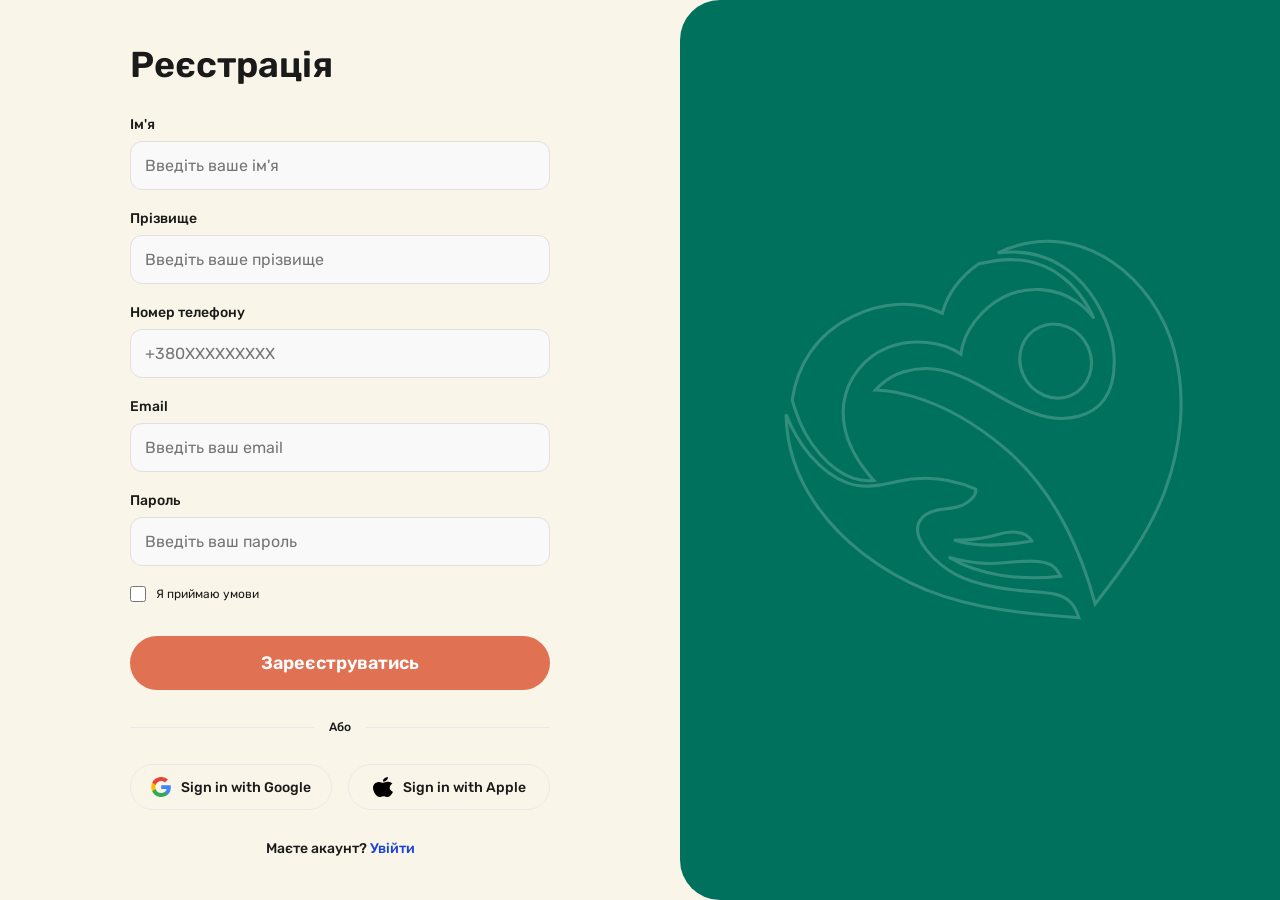
<file: frontend/public/signup.html>
<!DOCTYPE html>
<html lang="uk">

<head>
    <meta charset="UTF-8">
    <meta name="viewport" content="width=device-width, initial-scale=1.0">
    <title>Реєстрація — Разом</title>
    <link href="https://fonts.googleapis.com/css2?family=Rubik:wght@400;500;600;700&display=swap" rel="stylesheet">
    <link rel="stylesheet" href="style.css">
    <script type="text/javascript"
        src="https://appleid.cdn-apple.com/appleauth/static/jsapi/appleid/1/en_US/appleid.auth.js"></script>
    <script src="https://accounts.google.com/gsi/client" async defer></script>
    <link rel="icon" type="image/svg+xml" href="images/icon.svg">
    <script>
        !function (t, e) { var o, n, p, r; e.__SV || (window.posthog && window.posthog.__loaded) || (window.posthog = e, e._i = [], e.init = function (i, s, a) { function g(t, e) { var o = e.split("."); 2 == o.length && (t = t[o[0]], e = o[1]), t[e] = function () { t.push([e].concat(Array.prototype.slice.call(arguments, 0))) } } (p = t.createElement("script")).type = "text/javascript", p.crossOrigin = "anonymous", p.async = !0, p.src = s.api_host.replace(".i.posthog.com", "-assets.i.posthog.com") + "/static/array.js", (r = t.getElementsByTagName("script")[0]).parentNode.insertBefore(p, r); var u = e; for (void 0 !== a ? u = e[a] = [] : a = "posthog", u.people = u.people || [], u.toString = function (t) { var e = "posthog"; return "posthog" !== a && (e += "." + a), t || (e += " (stub)"), e }, u.people.toString = function () { return u.toString(1) + ".people (stub)" }, o = "Mi Ri init Vi Gi Rr Wi Ji Bi capture calculateEventProperties tn register register_once register_for_session unregister unregister_for_session an getFeatureFlag getFeatureFlagPayload getFeatureFlagResult isFeatureEnabled reloadFeatureFlags updateFlags updateEarlyAccessFeatureEnrollment getEarlyAccessFeatures on onFeatureFlags onSurveysLoaded onSessionId getSurveys getActiveMatchingSurveys renderSurvey displaySurvey cancelPendingSurvey canRenderSurvey canRenderSurveyAsync un identify setPersonProperties group resetGroups setPersonPropertiesForFlags resetPersonPropertiesForFlags setGroupPropertiesForFlags resetGroupPropertiesForFlags reset setIdentity clearIdentity get_distinct_id getGroups get_session_id get_session_replay_url alias set_config startSessionRecording stopSessionRecording sessionRecordingStarted captureException addExceptionStep captureLog startExceptionAutocapture stopExceptionAutocapture loadToolbar get_property getSessionProperty nn Xi createPersonProfile setInternalOrTestUser sn Hi cn opt_in_capturing opt_out_capturing has_opted_in_capturing has_opted_out_capturing get_explicit_consent_status is_capturing clear_opt_in_out_capturing Ki debug Lr rn getPageViewId captureTraceFeedback captureTraceMetric Di".split(" "), n = 0; n < o.length; n++)g(u, o[n]); e._i.push([i, s, a]) }, e.__SV = 1) }(document, window.posthog || []);
        posthog.init('phc_pBx35iQdyLLTThEyZv5YFtBoBd6LaiBGBxvFCyLkyfco', {
            api_host: 'https://eu.i.posthog.com',
            defaults: '2026-01-30',
            person_profiles: 'identified_only', // or 'always' to create profiles for anonymous users as well
        })
    </script>
    <script src="https://js-de.sentry-cdn.com/c183584a7b00b61d4399347e031f796a.min.js" crossorigin="anonymous"></script>
</head>

<body>
    <div class="auth-page">
        <div class="auth-left">
            <div class="auth-form-container">
                <h1>Реєстрація</h1>

                <form id="signup-form" style="margin-top: 30px;">
                    <div class="form-group">
                        <label for="name">Ім'я</label>
                        <input type="text" id="name" placeholder="Введіть ваше ім'я" required>
                    </div>
                
                    <div class="form-group">
                        <label for="surname">Прізвище</label>
                        <input type="text" id="surname" placeholder="Введіть ваше прізвище" required>
                    </div>
                
                    <div class="form-group">
                        <label for="phone">Номер телефону</label>
                        <input type="tel" id="phone" placeholder="+380XXXXXXXXX" required>
                    </div>
                
                    <div class="form-group">
                        <label for="email">Email</label>
                        <input type="email" id="email" placeholder="Введіть ваш email" required>
                    </div>
                
                    <div class="form-group">
                        <label for="password">Пароль</label>
                        <input type="password" id="password" placeholder="Введіть ваш пароль" required>
                    </div>
                
                    <div class="form-checkbox">
                        <input type="checkbox" id="terms" required>
                        <label for="terms">Я приймаю умови</label>
                    </div>
                
                    <button type="submit" class="btn btn-primary btn-full">Зареєструватись</button>
                </form>

                <div class="auth-divider">
                    <span>Або</span>
                </div>

                <div class="social-login">
                    <button type="button" id="google-btn" class="btn-social">
                        <img src="images/google.svg" alt="Google"> Sign in with Google
                    </button>
                    <button type="button" id="appleid-signin" class="btn-social">
                        <img src="images/apple.svg" alt="Apple"> Sign in with Apple
                    </button>
                </div>

                <p class="auth-footer">
                    Маєте акаунт? <a href="login.html">Увійти</a>
                </p>
            </div>
        </div>

        <div class="auth-right"></div>
    </div>
</body>

<script>
    function handleGoogleResponse(response) {
        console.log("Токен від Google отримано!", response.credential);

        fetch('https://charity-backend-aiyz.onrender.com', {
            method: 'POST',
            headers: {
                'Content-Type': 'application/json'
            },
            body: JSON.stringify({ token: response.credential })
        })
            .then(res => res.json())
            .then(data => {
                console.log("Успішний вхід!", data);
                localStorage.setItem('jwt_token', data.access_token);
                window.location.href = 'profile.html';
            })
            .catch(error => console.error('Помилка авторизації на бекенді:', error));
    }

    window.onload = function () {
        google.accounts.id.initialize({
            client_id: "ТЮДИ_ВСТАВИТИ_CLIENT_ID_ВІД_БЕКЕНДЕРА.apps.googleusercontent.com",
            callback: handleGoogleResponse
        });

        const googleButton = document.getElementById('google-btn');
        googleButton.addEventListener('click', () => {
            google.accounts.id.prompt(); 
        });
    };

    document.addEventListener("DOMContentLoaded", () => {
        const signupForm = document.getElementById('signup-form');

        signupForm.addEventListener('submit', async (event) => {
          event.preventDefault(); 

          const payload = {
              name: document.getElementById('name').value.trim(),
               surname: document.getElementById('surname').value.trim(),
               phone: document.getElementById('phone').value.trim(),
               email: document.getElementById('email').value.trim(),
               password: document.getElementById('password').value
            };

           try {
               const response = await fetch('https://charity-backend-aiyz.onrender.com/users/', {
                    method: 'POST',
                   headers: {
                       'Content-Type': 'application/json'
                    },
                    body: JSON.stringify(payload)
               });

                if (response.ok) {
                    alert("Реєстрація успішна! Тепер увійдіть.");
                    window.location.href = 'login.html';
                } else {
                    const errorData = await response.json();
                    alert("Помилка: " + (errorData.detail || "Не вдалося зареєструватися"));
                }
            } catch (error) {
                console.error("Сервер не відповідає:", error);
                alert("Помилка з'єднання з сервером.");
            }
        });
    });
</script>

</html>
</file>
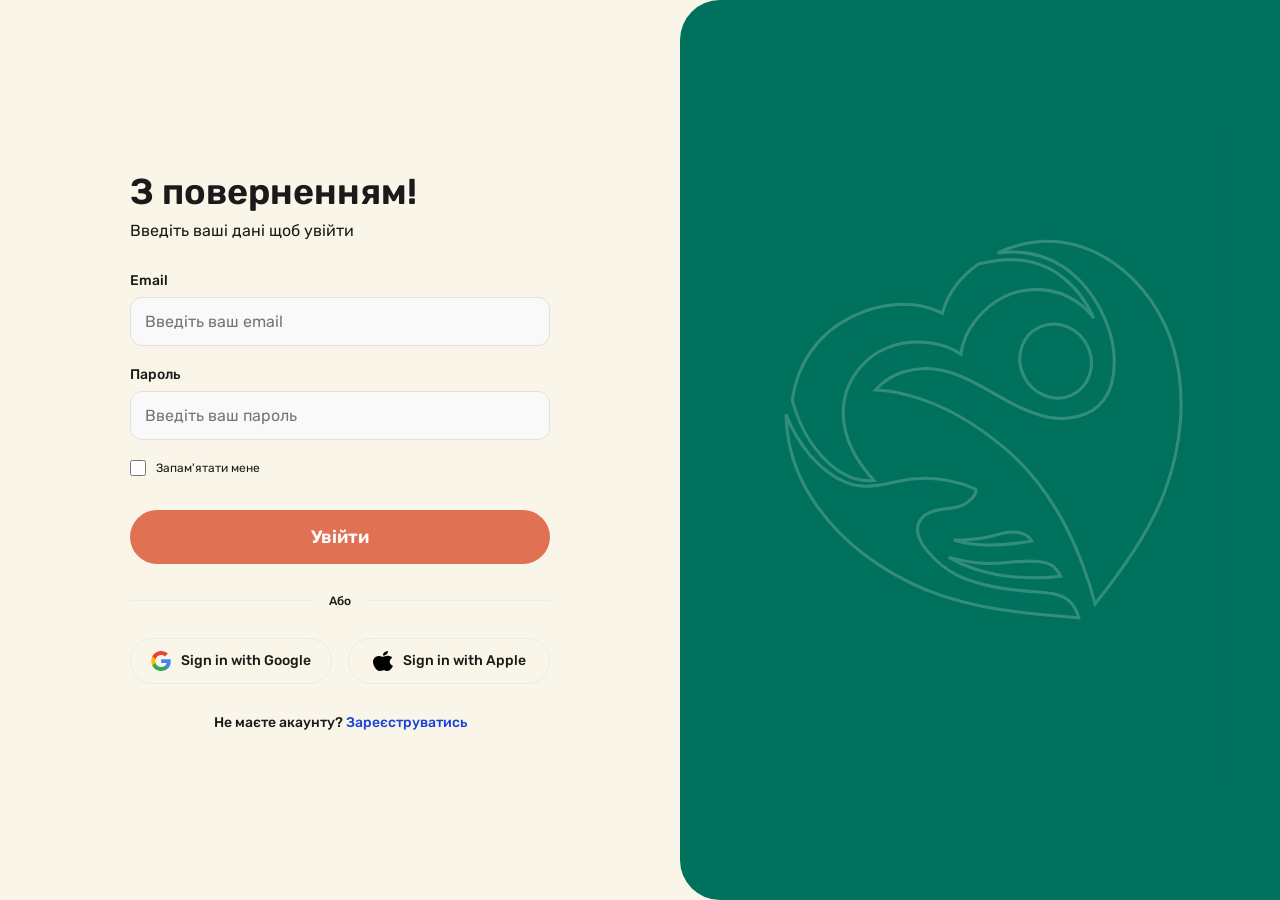
<file: frontend/public/verification.html>
<!DOCTYPE html>
<html lang="uk">

<head>
    <meta charset="UTF-8">
    <meta name="viewport" content="width=device-width, initial-scale=1.0">
    <title>Верифікація — Разом</title>
    <link href="https://fonts.googleapis.com/css2?family=Rubik:wght@400;500;600;700&display=swap" rel="stylesheet">
    <link rel="stylesheet" href="style.css">
    <link rel="icon" type="image/svg+xml" href="images/icon.svg">
    <script>
        !function (t, e) { var o, n, p, r; e.__SV || (window.posthog && window.posthog.__loaded) || (window.posthog = e, e._i = [], e.init = function (i, s, a) { function g(t, e) { var o = e.split("."); 2 == o.length && (t = t[o[0]], e = o[1]), t[e] = function () { t.push([e].concat(Array.prototype.slice.call(arguments, 0))) } } (p = t.createElement("script")).type = "text/javascript", p.crossOrigin = "anonymous", p.async = !0, p.src = s.api_host.replace(".i.posthog.com", "-assets.i.posthog.com") + "/static/array.js", (r = t.getElementsByTagName("script")[0]).parentNode.insertBefore(p, r); var u = e; for (void 0 !== a ? u = e[a] = [] : a = "posthog", u.people = u.people || [], u.toString = function (t) { var e = "posthog"; return "posthog" !== a && (e += "." + a), t || (e += " (stub)"), e }, u.people.toString = function () { return u.toString(1) + ".people (stub)" }, o = "Mi Ri init Vi Gi Rr Wi Ji Bi capture calculateEventProperties tn register register_once register_for_session unregister unregister_for_session an getFeatureFlag getFeatureFlagPayload getFeatureFlagResult isFeatureEnabled reloadFeatureFlags updateFlags updateEarlyAccessFeatureEnrollment getEarlyAccessFeatures on onFeatureFlags onSurveysLoaded onSessionId getSurveys getActiveMatchingSurveys renderSurvey displaySurvey cancelPendingSurvey canRenderSurvey canRenderSurveyAsync un identify setPersonProperties group resetGroups setPersonPropertiesForFlags resetPersonPropertiesForFlags setGroupPropertiesForFlags resetGroupPropertiesForFlags reset setIdentity clearIdentity get_distinct_id getGroups get_session_id get_session_replay_url alias set_config startSessionRecording stopSessionRecording sessionRecordingStarted captureException addExceptionStep captureLog startExceptionAutocapture stopExceptionAutocapture loadToolbar get_property getSessionProperty nn Xi createPersonProfile setInternalOrTestUser sn Hi cn opt_in_capturing opt_out_capturing has_opted_in_capturing has_opted_out_capturing get_explicit_consent_status is_capturing clear_opt_in_out_capturing Ki debug Lr rn getPageViewId captureTraceFeedback captureTraceMetric Di".split(" "), n = 0; n < o.length; n++)g(u, o[n]); e._i.push([i, s, a]) }, e.__SV = 1) }(document, window.posthog || []);
        posthog.init('phc_pBx35iQdyLLTThEyZv5YFtBoBd6LaiBGBxvFCyLkyfco', {
            api_host: 'https://eu.i.posthog.com',
            defaults: '2026-01-30',
            person_profiles: 'identified_only', // or 'always' to create profiles for anonymous users as well
        })
    </script>
    <script src="https://js-de.sentry-cdn.com/c183584a7b00b61d4399347e031f796a.min.js" crossorigin="anonymous"></script>
</head>

<body class="verification-body">

    <header class="verification-header">
        <a href="profile.html" class="back-arrow">
            <img src="images/arrow-left.svg" alt="Назад">
        </a>

        <div class="progress-tracker" id="progress-tracker">
            <div class="step-circle active" id="circle-1">1</div>
            <div class="step-line" id="line-1"></div>
            <div class="step-circle" id="circle-2">2</div>
            <div class="step-line" id="line-2"></div>
            <div class="step-circle" id="circle-3">3</div>
        </div>

        <div style="width: 40px;"></div>
    </header>

    <main class="verification-main">

        <div class="verification-box" id="verification-form-box">

            <div id="step-1" class="verify-step">
                <h2>Паспорт громадянина України (Перед)</h2>
                <p class="subtitle">Завантажте, будь ласка, фото передньої частини вашого паспорта</p>

                <div class="form-group verify-input-group">
                    <label for="passport-id">ID паспорта</label>
                    <input type="text" id="passport-id" class="verify-input" placeholder="Введіть номер">
                </div>

                <div class="verify-upload-container">
                    <p class="upload-label">Завантажте фото вашого паспорта</p>
                    <div class="verify-file-box">
                        <span id="file-name-1">Додати файл +</span>
                        <input type="file" id="file-1" accept="image/*" onchange="updateFileName(this, 'file-name-1')">
                    </div>
                </div>

                <button class="btn-black" onclick="nextStep(1)">Підтвердити</button>
            </div>

            <div id="step-2" class="verify-step hidden">
                <h2>Паспорт громадянина України (Зад)</h2>
                <p class="subtitle">Завантажте, будь ласка, фото задньої частини вашого паспорта</p>

                <div class="verify-upload-container" style="margin-top: 40px;">
                    <p class="upload-label">Завантажте фото вашого паспорта</p>
                    <div class="verify-file-box">
                        <span id="file-name-2">Додати файл +</span>
                        <input type="file" id="file-2" accept="image/*" onchange="updateFileName(this, 'file-name-2')">
                    </div>
                </div>

                <button class="btn-black" onclick="nextStep(2)">Підтвердити</button>
            </div>

            <div id="step-3" class="verify-step hidden">
                <h2>Ваше фото з паспортом</h2>
                <p class="subtitle">Завантажте, будь ласка, фото, на якому ви тримаєте паспорт<br>Обличчя та паспорт
                    повинні бути чітко видимі</p>

                <div class="verify-upload-container" style="margin-top: 40px;">
                    <p class="upload-label">Завантажте фото вашого паспорта</p>
                    <div class="verify-file-box">
                        <span id="file-name-3">Додати файл +</span>
                        <input type="file" id="file-3" accept="image/*" onchange="updateFileName(this, 'file-name-3')">
                    </div>
                </div>

                <button class="btn-black" onclick="finishVerification()">Підтвердити</button>
            </div>

            <div class="verify-support">
                <p>Якщо у вас виникли проблеми, повідомте нам</p>
                <a href="#">Whatsapp</a>
            </div>
        </div>

        <div id="step-success" class="verify-success hidden">
            <img src="images/verified.svg" alt="Успіх" class="success-icon">
            <h2>Верифікація закінчена</h2>
            <p>Дякуємо за довіру, результати верифікації очікуйте впродовж 24 годин</p>
            <a href="index.html" class="btn btn-large-green">Повернутися на головну сторінку</a>
        </div>

    </main>

    <script>
        const API_URL = 'https://charity-backend-aiyz.onrender.com'; 

        document.addEventListener("DOMContentLoaded", () => {
            if (!localStorage.getItem('jwt_token')) {
                window.location.href = 'login.html';
            }
        });

        function updateFileName(input, textId) {
            const display = document.getElementById(textId);
            if (input.files && input.files[0]) {
                display.textContent = input.files[0].name;
            } else {
                display.textContent = 'Додати файл +';
            }
        }

        function nextStep(currentStep) {
            if (currentStep === 1) {
                const passportId = document.getElementById('passport-id').value.trim();
                const file1 = document.getElementById('file-1').files.length;

                if (!passportId) {
                    alert('Будь ласка, введіть ID паспорта.');
                    return; 
                }
                if (file1 === 0) {
                    alert('Будь ласка, завантажте фото передньої частини паспорта.');
                    return;
                }
            }

            if (currentStep === 2) {
                const file2 = document.getElementById('file-2').files.length;
                if (file2 === 0) {
                    alert('Будь ласка, завантажте фото задньої частини паспорта.');
                    return;
                }
            }

            document.getElementById(`step-${currentStep}`).classList.add('hidden');
            document.getElementById(`step-${currentStep + 1}`).classList.remove('hidden');

            const currentCircle = document.getElementById(`circle-${currentStep}`);
            currentCircle.innerHTML = '✔'; 

            const nextLine = document.getElementById(`line-${currentStep}`);
            nextLine.classList.add('active'); 

            const nextCircle = document.getElementById(`circle-${currentStep + 1}`);
            nextCircle.classList.add('active');
        }

        async function finishVerification() {
            const file3 = document.getElementById('file-3').files;
            if (file3.length === 0) {
                alert('Будь ласка, завантажте ваше фото з паспортом.');
                return;
            }

            const token = localStorage.getItem('jwt_token');

            const formData = new FormData();
            formData.append('passport_id', document.getElementById('passport-id').value.trim());
            formData.append('photo_front', document.getElementById('file-1').files[0]);
            formData.append('photo_back', document.getElementById('file-2').files[0]);
            formData.append('photo_selfie', document.getElementById('file-3').files[0]);

            const btn = document.querySelector('#step-3 .btn-black');
            const originalText = btn.textContent;
            btn.textContent = 'Відправка...';
            btn.disabled = true;

            try {
                const response = await fetch(`${API_URL}/users/verify`, {
                    method: 'POST',
                    headers: {
                        'Authorization': `Bearer ${token}`
                    },
                    body: formData
                });

                if (response.ok) {
                    document.getElementById('verification-form-box').classList.add('hidden');
                    document.querySelector('.verification-header').classList.add('hidden');
                    document.getElementById('step-success').classList.remove('hidden');
                } else {
                    alert('Помилка при відправці документів. Можливо, такий паспорт вже існує.');
                    btn.textContent = originalText;
                    btn.disabled = false;
                }
            } catch (error) {
                console.error("Помилка відправки:", error);
                alert("Не вдалося з'єднатися з сервером. Спробуйте пізніше.");
                btn.textContent = originalText;
                btn.disabled = false;
            }
        }

    </script>
</body>

</html>
</file>
<file: frontend/public/style.css>
:root {
    --bg-color: #F9F5E8;
    --green-color: #00715D;
    --orange-color: #E17153;
    --text-dark: #1A1A1A;
    --text-gray: #666666;
}

* {
    margin: 0;
    padding: 0;
    box-sizing: border-box;
    font-family: 'Rubik', sans-serif;
}

body {
    background-color: var(--bg-color);
    color: var(--text-dark);
    scroll-behavior: smooth;
    overflow-x: hidden;
}

html {
    scroll-behavior: smooth;
}

.logo,
.auth {
    flex: 1;
}

.auth {
    display: flex;
    justify-content: flex-end;
}

.header {
    display: flex;
    justify-content: space-between;
    align-items: center;
    padding: 10px 40px;
}

.menu {
    display: flex;
    gap: 30px;
    position: absolute;
    left: 50%;
    transform: translateX(-50%);
}

.menu a {
    text-decoration: none;
    color: #1A1A1A;
    font-weight: 500;
    transition: color 0.3s;
}

.menu a:hover {
    color: #00715D;
}

.menu a:hover {
    color: var(--orange-color);
}

.menu a.active {
    color: var(--green-color);
}

/* Контейнер для кнопок перемикання */
.profile-tabs {
    display: flex;
    justify-content: center;
    gap: 40px;
    margin-bottom: 30px;
    border-bottom: 1px solid #E0E0E0;
}

.tab-btn {
    background: none;
    border: none;
    padding: 10px 0;
    font-family: 'Rubik', sans-serif;
    font-size: 18px;
    font-weight: 500;
    color: #1A1A1A;
    cursor: pointer;
    transition: all 0.3s ease;
    border-bottom: 3px solid transparent;
}

.tab-btn.active {
    color: #00715D;
    border-bottom: 3px solid #E17153;
}

.btn {
    display: inline-block;
    padding: 12px 24px;
    border-radius: 50px;
    text-decoration: none;
    font-weight: 600;
    transition: all 0.3s ease;
    cursor: pointer;
    border: none;
    text-align: center;
}

.btn-primary {
    background-color: var(--orange-color);
    color: white;
}

.btn-primary:hover {
    background-color: #D36042;
    transform: translateY(-3px);
    box-shadow: 0 6px 15px rgba(225, 113, 83, 0.3);
}

.btn-full {
    width: 100%;
    margin-top: 16px;
}

/* --- ГОЛОВНИЙ БЛОК HERO --- */
.hero {
    display: flex;
    align-items: center;
    justify-content: space-between;
    padding: 0 5% 60px 0;
    gap: 40px;
}

.hero-left {
    flex: 1;
    max-width: 600px;
    padding-left: 5%;
}

.hero-left h1 {
    font-size: 48px;
    font-weight: 700;
    margin-bottom: 20px;
    line-height: 1.2;
}

.hero-left p {
    font-size: 16px;
    color: var(--text-gray);
    line-height: 1.6;
    margin-bottom: 40px;
}

.stats-shape {
    background-color: var(--green-color);
    color: white;
    display: flex;
    justify-content: space-between;
    align-items: center;
    padding: 30px 40px 30px 5%;
    border-radius: 0 80px 80px 0;
    margin-left: -5%;
    width: 105%;
}

.stat-item {
    text-align: center;
}

.stat-item h3 {
    font-size: 28px;
    font-weight: 700;
    margin-bottom: 4px;
}

.stat-item p {
    font-size: 14px;
    font-weight: 400;
    opacity: 0.9;
    color: #FFFFFF;
}

/* --- КАРТКИ СПРАВА В HERO --- */
.hero-right {
    flex: 1;
    position: relative;
    min-height: 550px;
    display: flex;
    align-items: center;
    max-width: 540px;
}

.card {
    background: white;
    border-radius: 32px;
    padding: 24px;
    box-shadow: 0 15px 35px rgba(0, 0, 0, 0.08);
    transition: transform 0.3s ease, box-shadow 0.3s ease;
    display: flex;
    flex-direction: column;
    gap: 16px;
}

.card h3 {
    margin: 0;
    font-size: 22px;
    font-weight: 600;
}

.card .description {
    margin: 0;
    font-size: 14px;
    color: var(--text-gray);
    line-height: 1.5;
}

.progress-container {
    margin-top: 0;
}

.card:hover {
    transform: translateY(-5px);
    box-shadow: 0 20px 45px rgba(0, 0, 0, 0.12);
}

.big-card {
    width: 320px;
    position: absolute;
    left: 0;
    z-index: 2;
}

.big-card:hover {
    transform: translateY(-5px);
    box-shadow: 0 20px 45px rgba(0, 0, 0, 0.12);
    z-index: 3;
}

.small-card {
    width: 280px;
    position: absolute;
    right: 0;
    z-index: 1;
    transform: scale(0.9);
    transform-origin: center right;
    opacity: 0.95;
}

.small-card:hover {
    transform: scale(0.9) translateY(-5px);
    box-shadow: 0 20px 45px rgba(0, 0, 0, 0.15);
    z-index: 3;
    opacity: 1;
}

.card-image-wrapper {
    width: 100%;
    height: 200px;
    background-color: #e0e0e0;
    border-radius: 16px;
    overflow: hidden;
}

.card-image {
    width: 100%;
    height: 100%;
    object-fit: cover;
}

.author {
    display: flex;
    align-items: center;
    gap: 8px;
    margin-bottom: 8px;
}

.author-avatar {
    width: 24px;
    height: 24px;
    border-radius: 50%;
    object-fit: cover;
}

.author-name {
    font-weight: 500;
    font-size: 14px;
    color: var(--text-dark);
}

.header-user-wrapper {
    position: relative;
    display: inline-block;
}

.header-user-block {
    display: flex;
    align-items: center;
    gap: 12px;
    padding: 4px 8px;
    cursor: pointer;
    border-radius: 8px;
    transition: background-color 0.2s;
}

.header-user-block:hover {
    background-color: #f5f5f5;
}

/* Стилі тексту */
.header-user-text {
    display: flex;
    flex-direction: column;
    text-align: right;
}

.header-user-name {
    font-weight: 600;
    font-size: 15px;
    color: #1A1A1A;
}

.header-user-email {
    font-size: 13px;
    color: #808080;
}

.header-avatar-wrapper {
    width: 40px;
    height: 40px;
    border-radius: 50%;
    overflow: hidden;
    background-color: #eee;
}

.header-avatar {
    width: 100%;
    height: 100%;
    object-fit: cover;
}

.user-dropdown {
    position: absolute;
    top: 100%;
    right: 0;
    margin-top: 10px;
    background-color: #FFFFFF;
    border: 1px solid #E0E0E0;
    border-radius: 12px;
    box-shadow: 0px 8px 20px rgba(0, 0, 0, 0.15);
    min-width: 180px;
    z-index: 9999;
    overflow: hidden;
    display: block;
}

/* Пункти меню */
.dropdown-item {
    display: block;
    width: 100%;
    padding: 12px 20px;
    text-align: left;
    background: none;
    border: none;
    font-size: 15px;
    font-weight: 500;
    color: #1A1A1A;
    text-decoration: none;
    cursor: pointer;
    transition: background 0.2s;
}

.dropdown-item:hover {
    background-color: #F9F5E8;
    color: #00715D;
}

.dropdown-item:not(:last-child) {
    border-bottom: 1px solid #F0F0F0;
}

.hidden {
    display: none;
}

/* Прогрес бар */
.progress-container {
    margin-top: 16px;
}

.progress-labels {
    display: flex;
    justify-content: space-between;
    font-size: 12px;
    color: var(--text-gray);
    margin-bottom: 8px;
    font-weight: 500;
}

.progress-bar {
    width: 100%;
    height: 8px;
    background-color: #EAEAEA;
    border-radius: 10px;
    overflow: hidden;
}

.progress-fill {
    height: 100%;
    width: 0%;
    background-color: var(--orange-color);
    border-radius: 10px;
    transition: width 1.5s cubic-bezier(0.25, 1, 0.5, 1);
}

/* --- БЛОК ПРО НАС --- */
.about-container {
    background-color: var(--orange-color);
    color: white;
    border-radius: 40px;
    padding: 60px 5%;
    margin: 60px 5%;
    text-align: center;
}

.about-grid {
    display: flex;
    justify-content: center;
    gap: 80px;
    margin-top: 40px;
}

.about-item img {
    margin-bottom: 10px;
    height: 50px;
}

/* --- АКТУАЛЬНІ ЗБОРИ --- */
.donations {
    padding: 60px 5%;
}

.donations-header {
    display: flex;
    justify-content: space-between;
    align-items: baseline;
    margin-bottom: 40px;
}

.donations-header h2 {
    font-size: 32px;
    color: var(--text-dark);
}

.donations-header .view-more {
    color: var(--orange-color);
    text-decoration: none;
    font-weight: 600;
    display: flex;
    align-items: center;
    gap: 8px;
    transition: transform 0.3s ease;
}

.donations-header .view-more:hover {
    transform: translateX(5px);
}

.donations-grid {
    display: grid;
    grid-template-columns: repeat(3, 1fr);
    gap: 30px;
}

/* --- ФУТЕР --- */
.footer {
    text-align: center;
    padding: 60px 5% 40px 5%;
    margin-top: 40px;
    background-position: center;
    background-repeat: no-repeat;
    background-size: contain;
}

.footer-logo img {
    max-width: 180px;
    margin-bottom: 24px;
}

.footer p {
    color: var(--text-gray);
    font-size: 14px;
}

.auth-page {
    display: flex;
    min-height: 100vh;
    background-color: var(--bg-color);
}

.auth-left {
    flex: 1;
    display: flex;
    justify-content: center;
    align-items: center;
    padding: 40px;
}

.auth-form-container {
    width: 100%;
    max-width: 420px;
}

.auth-form-container h1 {
    font-size: 36px;
    font-weight: 600;
    margin-bottom: 8px;
    color: var(--text-dark);
}

.auth-subtitle {
    color: var(--text-dark);
    font-size: 16px;
    margin-bottom: 32px;
}

.form-group {
    margin-bottom: 20px;
}

.form-group label {
    display: block;
    font-size: 14px;
    font-weight: 500;
    margin-bottom: 8px;
    color: var(--text-dark);
}

.label-row {
    display: flex;
    justify-content: space-between;
    align-items: center;
}

.forgot-password {
    font-size: 12px;
    color: #1a42db;
    text-decoration: none;
}

.forgot-password:hover {
    text-decoration: underline;
}

.form-group input {
    width: 100%;
    padding: 14px 16px;
    border-radius: 12px;
    border: 1px solid #EAEAEA;
    background-color: transparent;
    font-size: 14px;
    color: var(--text-dark);
    outline: none;
    transition: border-color 0.3s;
}

.form-group input:focus {
    border-color: var(--green-color);
}

.form-checkbox {
    display: flex;
    align-items: center;
    gap: 10px;
    margin-bottom: 24px;
}

.form-checkbox input[type="checkbox"] {
    width: 16px;
    height: 16px;
    cursor: pointer;
    accent-color: var(--green-color);
}

.form-checkbox label {
    font-size: 12px;
    color: var(--text-dark);
    cursor: pointer;
}

.auth-divider {
    display: flex;
    align-items: center;
    text-align: center;
    margin: 30px 0;
}

.auth-divider::before,
.auth-divider::after {
    content: '';
    flex: 1;
    border-bottom: 1px solid #EAEAEA;
}

.auth-divider span {
    padding: 0 15px;
    color: var(--text-dark);
    font-size: 12px;
    font-weight: 500;
}

.social-login {
    display: flex;
    gap: 16px;
    margin-bottom: 30px;
}

.btn-social {
    flex: 1;
    display: flex;
    justify-content: center;
    align-items: center;
    gap: 10px;
    padding: 12px;
    background: transparent;
    border: 1px solid #EAEAEA;
    border-radius: 50px;
    font-size: 14px;
    font-weight: 500;
    color: var(--text-dark);
    cursor: pointer;
    transition: background 0.3s;
}

.btn-social:hover {
    background: #f0ece1;
}

.btn-social img {
    width: 20px;
    height: 20px;
}

.auth-footer {
    text-align: center;
    font-size: 14px;
    color: var(--text-dark);
    font-weight: 500;
}

.auth-footer a {
    color: #1a42db;
    text-decoration: none;
}

.auth-footer a:hover {
    text-decoration: underline;
}

.auth-right {
    flex: 1;
    background-color: var(--green-color);
    border-radius: 40px 0 0 40px;

    background-image: url('images/sign_in_up_background.svg');
    background-repeat: no-repeat;
    background-position: center;
    background-size: 80%;
}

@media (max-width: 900px) {
    .auth-right {
        display: none;
    }

    .auth-left {
        padding: 20px;
    }
}

/* Контейнер для сітки карток */
#my-campaigns-grid, 
#my-donations-grid,
.campaigns-container {
    display: grid;
    grid-template-columns: repeat(auto-fit, minmax(300px, 300px));
    gap: 24px;
    justify-content: center;
    max-width: 1200px;
    margin: 0 auto;
    padding: 20px;
}

.campaign-card {
    width: 100%;
    background: #FFFFFF;
    border-radius: 16px;
    border: 1px solid #E0E0E0;
    overflow: hidden;
    display: flex;
    flex-direction: column;
    transition: transform 0.2s;
}

.campaign-card:hover {
    transform: translateY(-5px);
    box-shadow: 0 10px 20px rgba(0,0,0,0.05);
}

/* Контейнери для вмісту вкладок */
.tab-content {
    text-align: center;
    padding: 20px 0;
}

.empty-message, .unverified-container p {
    font-size: 16px;
    color: #4F4F4F;
    margin-bottom: 25px;
}

.btn-large-green {
    display: inline-block;
    background-color: #00715D;
    color: #FFFFFF;
    padding: 16px 40px;
    font-size: 18px;
    font-weight: 600;
    text-decoration: none;
    border-radius: 50px;
    transition: transform 0.2s, background-color 0.2s;
    border: none;
    cursor: pointer;
}

.btn-large-green:hover {
    background-color: #005a4a;
    transform: translateY(-2px);
}

/* Блок користувача в хедері */
.header-user-block {
    display: flex;
    align-items: center;
    gap: 12px;
}

.btn-link {
    text-decoration: none;
    color: var(--green-color);
    font-weight: 600;
    font-size: 14px;
    transition: color 0.2s;
}

.btn-link:hover {
    color: var(--orange-color);
}

.btn-logout {
    background-color: transparent;
    border: 1px solid #E17153;
    color: #E17153;
    padding: 6px 14px;
    border-radius: 50px;
    font-size: 13px;
    font-weight: 600;
    cursor: pointer;
    transition: all 0.2s;
}

.btn-logout:hover {
    background-color: #E17153;
    color: white;
}

.hidden {
    display: none !important;
}

.verification-header {
    display: flex;
    justify-content: space-between;
    align-items: center;
    padding: 20px 40px;
    background: #F9F5E8;
}

.verification-main {
    display: flex;
    justify-content: center;
    padding-top: 50px;
}

.verify-step.hidden {
    display: none;
}

.progress-tracker {
    display: flex;
    align-items: center;
    gap: 10px;
}

#step-success {
    display: none;
    position: fixed !important;
    top: 0 !important;
    left: 0 !important;
    width: 100vw !important;
    height: 100vh !important;
    background-color: #F9F5E8 !important; 
    z-index: 99999 !important;
    flex-direction: column;
    justify-content: center;
    align-items: center;
}

#step-success:not(.hidden) {
    display: flex !important;
}

/* Контейнер для всієї сторінки верифікації */
.verification-body {
    background-color: #F9F5E8;
    min-height: 100vh;
    display: flex;
    flex-direction: column;
}

.verification-header {
    display: flex;
    justify-content: space-between;
    align-items: center;
    padding: 30px 5%;
    width: 100%;
}

.back-arrow img {
    width: 40px;
    height: 40px;
}

.progress-tracker {
    display: flex;
    align-items: center;
    gap: 10px;
}

.step-circle {
    width: 40px;
    height: 40px;
    border-radius: 50%;
    border: 2px solid #E0E0E0;
    display: flex;
    align-items: center;
    justify-content: center;
    font-weight: 600;
    background: white;
    color: #A0A0A0;
}

.step-circle.active {
    background-color: #00715D;
    border-color: #00715D;
    color: white;
}

.step-line {
    width: 60px;
    height: 2px;
    background-color: #E0E0E0;
}

.step-line.active {
    background-color: #00715D;
}

.verification-main {
    flex: 1;
    display: flex;
    justify-content: center;
    align-items: flex-start;
    padding-top: 20px;
}

.verification-box {
    background: white;
    width: 90%;
    max-width: 600px;
    padding: 60px 40px;
    border-radius: 24px;
    box-shadow: 0 10px 30px rgba(0,0,0,0.05);
    text-align: center;
}

.verify-step h2 {
    font-size: 24px;
    margin-bottom: 12px;
}

.subtitle {
    color: #666;
    font-size: 14px;
    margin-bottom: 30px;
    line-height: 1.5;
}

.verify-input {
    width: 100%;
    padding: 14px;
    border-radius: 12px;
    border: 1px solid #EEE;
    background-color: #F9F9F9;
    margin-top: 8px;
}

.btn-black {
    width: 100%;
    background: #000;
    color: #fff;
    padding: 16px;
    border-radius: 50px;
    border: none;
    font-weight: 600;
    cursor: pointer;
    margin-top: 30px;
}

.custom-upload-box {
    display: block;
    width: 100%;
    padding: 40px 20px;
    background-color: #F5F5F5;
    border: 2px dashed #D0D0D0;
    border-radius: 16px;
    cursor: pointer;
    transition: all 0.2s ease;
    margin-top: 15px;
}

.custom-upload-box:hover {
    background-color: #EFEFEF;
    border-color: #00715D;
}

.upload-content {
    display: flex;
    flex-direction: column;
    align-items: center;
    gap: 10px;
}

.clip-icon {
    width: 24px;
    opacity: 0.6;
}

#file-name-display-1, 
#file-name-display-2, 
#file-name-display-3 {
    font-weight: 500;
    color: #1A1A1A;
}

.upload-label {
    font-size: 14px;
    color: #666;
    margin-bottom: 8px;
    font-weight: 400;
}

.auth-container {
    display: flex;
    justify-content: center;
    align-items: center;
    padding: 60px 20px;
    background-color: #F9F5E8;
    min-height: calc(100vh - 80px);
}

.auth-box {
    background: #FFFFFF;
    padding: 40px;
    border-radius: 24px;
    width: 100%;
    max-width: 500px;
    box-shadow: 0 10px 30px rgba(0, 0, 0, 0.05);
    text-align: left;
}

.auth-box h2 {
    font-size: 28px;
    margin-bottom: 8px;
    text-align: center;
}

.auth-box .subtitle {
    text-align: center;
    color: #666;
    margin-bottom: 30px;
}

.form-group {
    margin-bottom: 20px;
}

.form-group label {
    display: block;
    margin-bottom: 8px;
    font-weight: 500;
}

.form-group input, 
.form-group textarea {
    width: 100%;
    padding: 14px;
    border: 1px solid #E0E0E0;
    border-radius: 12px;
    background-color: #F9F9F9;
    font-size: 16px;
}

.form-group textarea {
    height: 120px;
    resize: vertical;
}

.btn-full {
    width: 100%;
    padding: 16px;
    font-size: 18px;
    margin-top: 10px;
}

.user-icon-btn {
    background: transparent;
    border: none;
    padding: 0;
    cursor: pointer;
    display: flex;
    align-items: center;
    justify-content: center;
}

.user-icon-btn img,
.header-avatar {
    width: 32px;
    height: 32px;
    object-fit: cover;
    border-radius: 50%;
    background-color: transparent;
}

.user-menu-container {
    position: relative;
    display: flex;
    align-items: center;
}

.user-dropdown {
    position: absolute;
    top: 120%;
    right: 0;
    background-color: #FFFFFF;
    border: 1px solid #EAEAEA;
    border-radius: 12px;
    box-shadow: 0px 8px 20px rgba(0, 0, 0, 0.08);
    min-width: 150px;
    z-index: 100;
    overflow: hidden;
}

.user-dropdown.hidden {
    display: none;
}

@media (max-width: 768px) {
    .header {
        flex-wrap: wrap;
        padding: 15px;
    }

        .menu {
            display: none;
            flex-direction: column;
            position: absolute;
            top: 100%;
            left: 0;
            width: 100%;
            background-color: #fff;
            padding: 20px;
            box-shadow: 0 4px 6px rgba(0, 0, 0, 0.1);
            z-index: 99;
            text-align: center;
            transform: none;
        }

    .auth {
        order: 2;
    }

    .hero {
        flex-direction: column;
        padding: 30px 15px;
        text-align: center;
    }

    .hero-left, .hero-right {
        width: 100%;
    }

        .stats-shape {
            display: flex;
            flex-direction: row;
            flex-wrap: nowrap;
            justify-content: space-around;
            width: 100%;
            margin: 20px auto 0 auto;
            padding: 20px 10px;
            border-radius: 50px;
        }

    .hero-right {
        margin-top: 30px;
        display: flex;
        flex-direction: column;
        align-items: center;
        gap: 20px;
    }

    .big-card, .small-card {
        width: 100%;
        max-width: 100%;
    }

    .about-grid {
        grid-template-columns: 1fr;
        gap: 20px;
    }

    .donations-header {
        flex-direction: column;
        gap: 15px;
        text-align: center;
    }

    .donations-grid {
        grid-template-columns: 1fr;
        padding: 0 10px;
    }

    .footer {
        flex-direction: column;
        text-align: center;
        gap: 15px;
    }
}

@media (max-width: 480px) {
    h1 {
        font-size: 28px;
        line-height: 1.2;
    }

                .stats-shape {
                    flex-direction: row;
                    padding: 15px 5px;
                }
        
                .stat-item h3 {
                    font-size: 18px;
                    margin-bottom: 2px;
                }
        
                .stat-item p {
                    font-size: 11px;
                }

    .menu {
        flex-direction: column;
        align-items: center;
        gap: 10px;
    }
}

.burger-btn {
    display: none;
    flex-direction: column;
    gap: 5px;
    cursor: pointer;
    z-index: 100;
}

.burger-btn span {
    width: 25px;
    height: 3px;
    background-color: #000;
    border-radius: 2px;
}

@media (max-width: 768px) {
    .header {
        justify-content: space-between;
        align-items: center;
        position: relative;
    }

    .burger-btn {
        display: flex;
        order: 3;
    }

    .auth {
        order: 2;
        margin-left: auto;
        margin-right: 15px;
    }

    .menu {
        display: none;
        flex-direction: column;
        position: absolute;
        top: 100%;
        left: 0;
        width: 100%;
        background-color: #fff;
        padding: 20px;
        box-shadow: 0 4px 6px rgba(0, 0, 0, 0.1);
        z-index: 99;
        text-align: center;
    }

    .menu.active {
        display: flex;
    }
}
</file>
